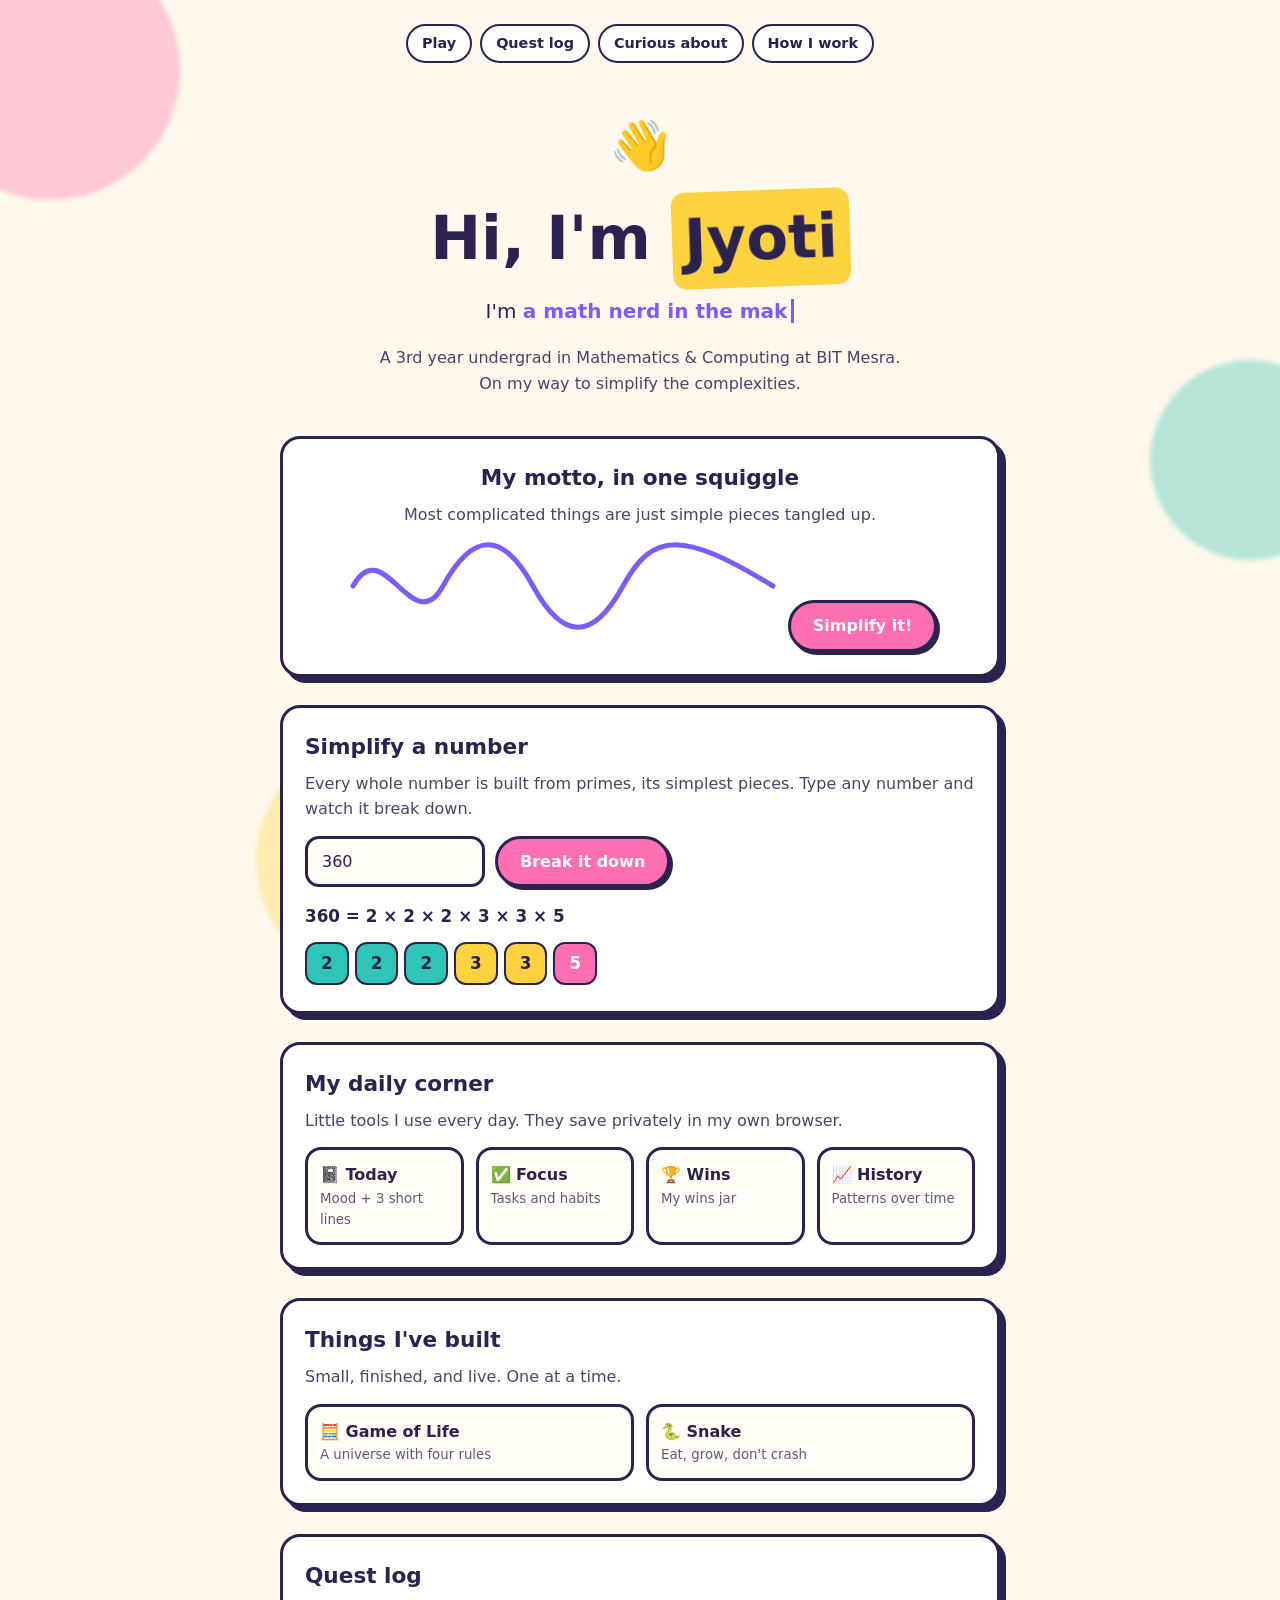
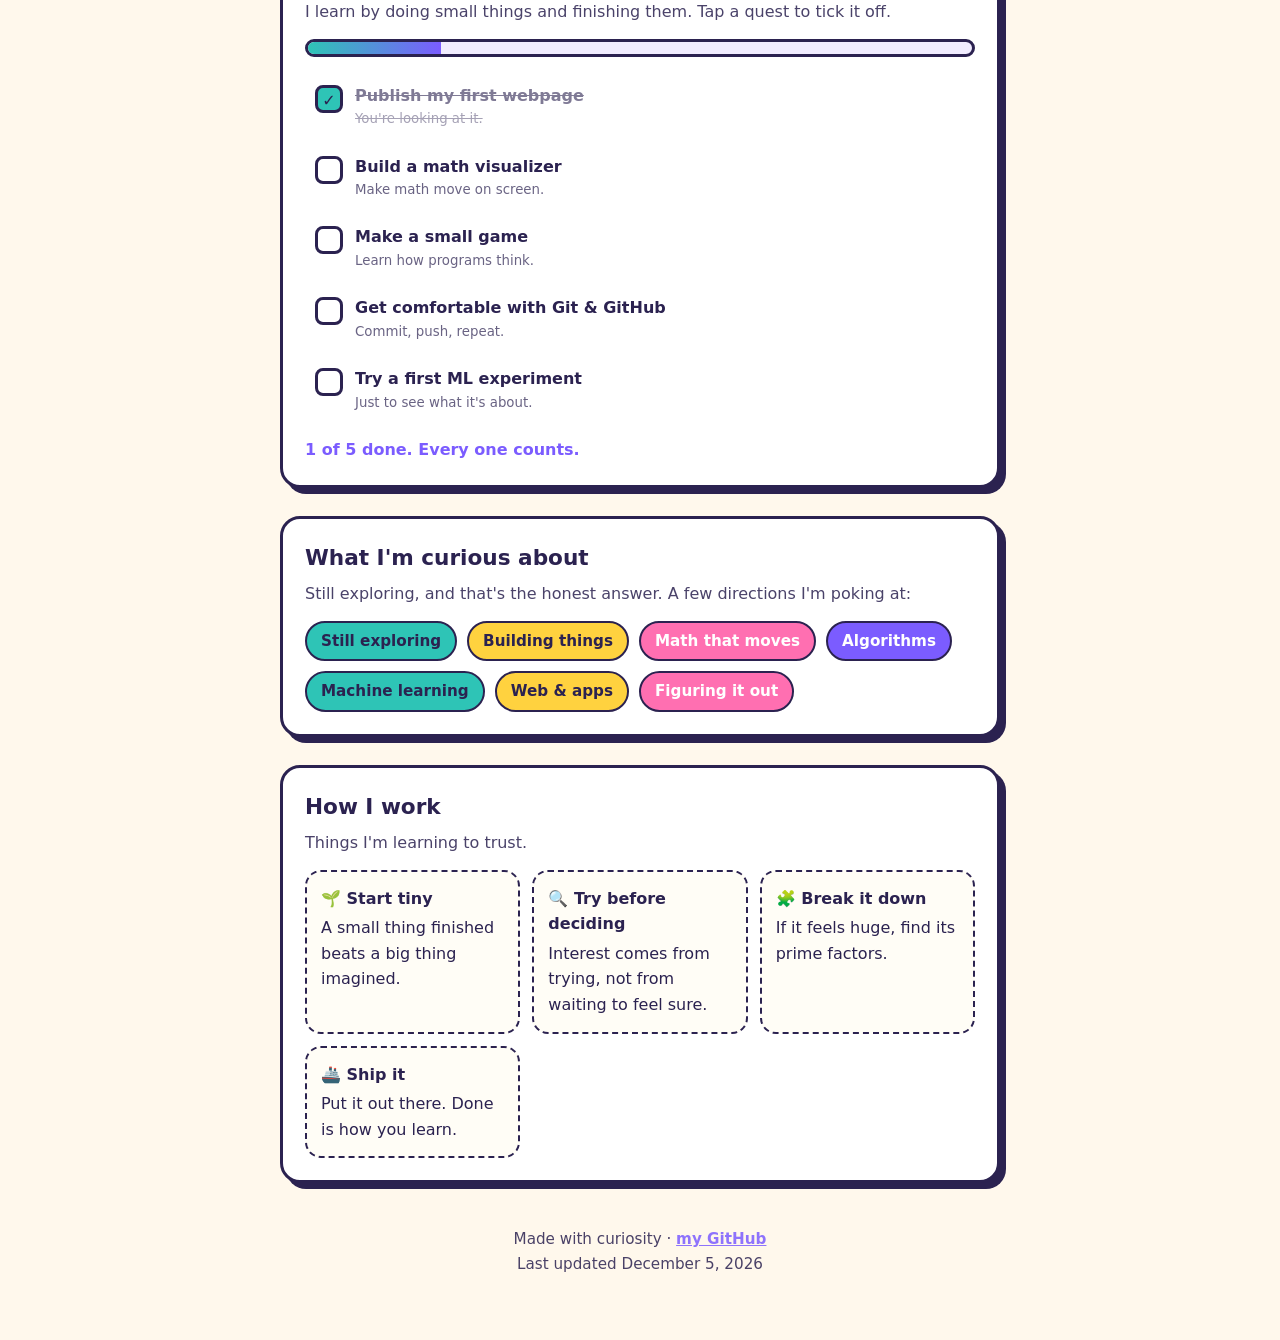
<file: index.html>
<!doctype html>
<html lang="en">
<head>
<meta charset="utf-8">
<meta name="viewport" content="width=device-width, initial-scale=1">
<meta name="description" content="Jyoti: Mathematics & Computing student at BIT Mesra, on a mission to simplify the complexities.">
<title>Jyoti</title>
<style>
  :root {
    --bg: #fff8ec;
    --ink: #2b2250;
    --pink: #ff6fb1;
    --yellow: #ffd23f;
    --teal: #2ec4b6;
    --purple: #7b5cff;
    --card: #ffffff;
  }
  * { box-sizing: border-box; }
  html { scroll-behavior: smooth; }
  body {
    margin: 0;
    font-family: "Trebuchet MS", "Segoe UI", system-ui, sans-serif;
    background: var(--bg);
    color: var(--ink);
    line-height: 1.6;
    overflow-x: hidden;
  }

  /* floating background blobs */
  .blob { position: fixed; border-radius: 50%; filter: blur(2px); opacity: .35; z-index: -1; animation: float 14s ease-in-out infinite; }
  .b1 { width: 260px; height: 260px; background: var(--pink); top: -60px; left: -80px; }
  .b2 { width: 200px; height: 200px; background: var(--teal); top: 40%; right: -70px; animation-delay: -4s; }
  .b3 { width: 240px; height: 240px; background: var(--yellow); bottom: -80px; left: 20%; animation-delay: -8s; }
  @keyframes float { 0%,100% { transform: translate(0,0) } 50% { transform: translate(24px,-30px) } }

  .wrap { max-width: 760px; margin: 0 auto; padding: 24px 20px 64px; }

  nav { display: flex; justify-content: center; flex-wrap: wrap; gap: 8px; margin-bottom: 8px; }
  nav a {
    color: var(--ink); text-decoration: none; font-weight: bold; font-size: .9rem;
    padding: 6px 14px; border: 2px solid var(--ink); border-radius: 999px; background: #fff;
    transition: transform .15s, background .15s;
  }
  nav a:hover { background: var(--yellow); transform: translateY(-2px) rotate(-2deg); }

  .hero { text-align: center; padding: 36px 0 12px; }
  .wave { display: inline-block; font-size: 3rem; animation: wave 2.2s ease-in-out infinite; transform-origin: 70% 70%; }
  @keyframes wave {
    0%,60%,100% { transform: rotate(0) } 10%,30% { transform: rotate(16deg) }
    20%,40% { transform: rotate(-10deg) } 50% { transform: rotate(8deg) }
  }
  h1 { font-size: clamp(2.4rem, 8vw, 3.8rem); margin: 6px 0; }
  h1 span { background: var(--yellow); padding: 0 12px; border-radius: 14px; display: inline-block; transform: rotate(-2deg); }
  .sub { font-size: 1.25rem; min-height: 2em; margin: 8px 0 0; }
  .typed { color: var(--purple); font-weight: bold; border-right: 3px solid var(--purple); padding-right: 4px; }
  .tagline { max-width: 540px; margin: 10px auto 0; opacity: .85; }

  .card {
    background: var(--card);
    border: 3px solid var(--ink);
    border-radius: 20px;
    padding: 22px;
    margin-top: 28px;
    box-shadow: 6px 6px 0 var(--ink);
    opacity: 0; transform: translateY(24px);
    transition: opacity .6s ease, transform .6s ease;
  }
  .card.show { opacity: 1; transform: none; }
  .card h2 { margin: 0 0 6px; font-size: 1.35rem; }
  .card p.lead { margin: 0 0 14px; opacity: .85; }

  button {
    font: inherit; font-weight: bold; cursor: pointer;
    background: var(--pink); color: #fff;
    border: 3px solid var(--ink); border-radius: 999px;
    padding: 10px 22px; box-shadow: 3px 3px 0 var(--ink);
  }
  button:active { transform: translate(2px,2px); box-shadow: 1px 1px 0 var(--ink); }

  /* squiggle toy */
  .toy { text-align: center; }
  .toy svg { width: 100%; max-width: 440px; height: 90px; }
  #path { fill: none; stroke: var(--purple); stroke-width: 5; stroke-linecap: round; }
  .hint { font-size: .9rem; opacity: .75; margin: 8px 0 0; }

  /* factor tool */
  .row { display: flex; gap: 10px; flex-wrap: wrap; }
  input[type=number] {
    font: inherit; padding: 10px 14px; border: 3px solid var(--ink); border-radius: 14px;
    width: 180px; background: #fffdf6; color: var(--ink);
  }
  #out { margin-top: 16px; min-height: 52px; font-size: 1.05rem; }
  .eq { font-weight: bold; margin-bottom: 8px; }
  .prime {
    display: inline-block; margin: 4px 6px 4px 0; padding: 6px 14px; border-radius: 12px;
    border: 2px solid var(--ink); font-weight: bold; animation: pop .35s ease both;
  }
  @keyframes pop { from { transform: scale(.3) rotate(-12deg); opacity: 0 } to { transform: none; opacity: 1 } }

  /* daily corner */
  .daily { display: grid; gap: 12px; grid-template-columns: repeat(auto-fit, minmax(150px, 1fr)); }
  .daily a {
    display: block; text-decoration: none; color: var(--ink); border: 3px solid var(--ink);
    border-radius: 16px; padding: 12px; font-weight: bold; background: #fffdf6;
    transition: transform .15s, background .15s;
  }
  .daily a:hover { background: var(--yellow); transform: translateY(-3px) rotate(-1deg); }
  .daily small { display: block; font-weight: normal; opacity: .75; }

  /* quest log */
  .bar { height: 18px; border: 3px solid var(--ink); border-radius: 999px; background: #f1ecff; overflow: hidden; margin: 6px 0 14px; }
  .fill { height: 100%; width: 0; background: linear-gradient(90deg, var(--teal), var(--purple)); transition: width .5s ease; }
  .quest { list-style: none; margin: 0; padding: 0; }
  .quest li {
    display: flex; gap: 12px; align-items: flex-start; padding: 12px 10px; cursor: pointer;
    border-radius: 14px; transition: background .2s;
  }
  .quest li:hover { background: #fff3cf; }
  .box {
    flex: none; width: 28px; height: 28px; border: 3px solid var(--ink); border-radius: 8px;
    display: grid; place-items: center; font-weight: bold; background: #fff; margin-top: 2px;
  }
  .quest li.done .box { background: var(--teal); }
  .quest li.done .box::after { content: "✓"; }
  .quest li.done .t { text-decoration: line-through; opacity: .6; }
  .t small { display: block; opacity: .7; }
  #msg { margin: 12px 0 0; font-weight: bold; color: var(--purple); min-height: 1.5em; }

  /* chips + idea cards */
  .chips { display: flex; flex-wrap: wrap; gap: 10px; }
  .chip { padding: 6px 14px; border-radius: 999px; border: 2px solid var(--ink); font-weight: bold; font-size: .95rem; transition: transform .15s; }
  .chip:hover { transform: rotate(-4deg) scale(1.06); }
  .chip:nth-child(4n+1) { background: var(--teal); }
  .chip:nth-child(4n+2) { background: var(--yellow); }
  .chip:nth-child(4n+3) { background: var(--pink); color: #fff; }
  .chip:nth-child(4n+4) { background: var(--purple); color: #fff; }

  .principles { display: grid; gap: 12px; grid-template-columns: repeat(auto-fit, minmax(200px, 1fr)); }
  .pr { border: 2px dashed var(--ink); border-radius: 16px; padding: 14px; background: #fffdf6; }
  .pr b { display: block; margin-bottom: 4px; }

  .spark { position: fixed; pointer-events: none; font-size: 1.4rem; animation: rise 1.1s ease-out forwards; z-index: 10; }
  @keyframes rise { from { opacity: 1; transform: translateY(0) scale(.6) } to { opacity: 0; transform: translateY(-110px) scale(1.4) rotate(25deg) } }

  footer { text-align: center; margin-top: 44px; font-size: .95rem; opacity: .85; }
  footer a { color: var(--purple); font-weight: bold; }

  @media (prefers-reduced-motion: reduce) {
    * { animation: none !important; transition: none !important; }
    .card { opacity: 1; transform: none; }
  }
</style>
</head>
<body>
<div class="blob b1"></div><div class="blob b2"></div><div class="blob b3"></div>

<div class="wrap">

  <nav>
    <a href="#play">Play</a>
    <a href="#quests">Quest log</a>
    <a href="#curious">Curious about</a>
    <a href="#how">How I work</a>
  </nav>

  <header class="hero">
    <div class="wave">👋</div>
    <h1>Hi, I'm <span>Jyoti</span></h1>
    <p class="sub">I'm <span class="typed" id="typed"></span></p>
    <p class="tagline">
      A 3rd year undergrad in Mathematics &amp; Computing at BIT Mesra.
      On my way to simplify the complexities.
    </p>
  </header>

  <section class="card toy" id="play">
    <h2>My motto, in one squiggle</h2>
    <p class="lead">Most complicated things are just simple pieces tangled up.</p>
    <svg viewBox="0 0 440 90" aria-label="A squiggly line that straightens out">
      <path id="path" d="M10 45 C 40 -10, 70 100, 100 45 S 160 -10, 190 45 S 250 100, 280 45 S 340 -10, 430 45"/>
    </svg>
    <button id="toggle" type="button">Simplify it!</button>
  </section>

  <section class="card">
    <h2>Simplify a number</h2>
    <p class="lead">Every whole number is built from primes, its simplest pieces. Type any number and watch it break down.</p>
    <div class="row">
      <input type="number" id="num" min="2" max="999999999999" value="360" aria-label="Number to factor">
      <button id="go" type="button">Break it down</button>
    </div>
    <div id="out" aria-live="polite"></div>
  </section>

  <section class="card" id="daily">
    <h2>My daily corner</h2>
    <p class="lead">Little tools I use every day. They save privately in my own browser.</p>
    <div class="daily">
      <a href="today.html">📓 Today<small>Mood + 3 short lines</small></a>
      <a href="tasks.html">✅ Focus<small>Tasks and habits</small></a>
      <a href="wins.html">🏆 Wins<small>My wins jar</small></a>
      <a href="history.html">📈 History<small>Patterns over time</small></a>
    </div>
  </section>

  <section class="card" id="built">
    <h2>Things I've built</h2>
    <p class="lead">Small, finished, and live. One at a time.</p>
    <div class="daily">
      <a href="visualizer.html">🧮 Game of Life<small>A universe with four rules</small></a>
      <a href="snake.html">🐍 Snake<small>Eat, grow, don't crash</small></a>
    </div>
  </section>

  <section class="card" id="quests">
    <h2>Quest log</h2>
    <p class="lead">I learn by doing small things and finishing them. Tap a quest to tick it off.</p>
    <div class="bar"><div class="fill" id="fill"></div></div>
    <ul class="quest" id="quest">
      <li data-k="page"><span class="box"></span><span class="t"><b>Publish my first webpage</b><small>You're looking at it.</small></span></li>
      <li data-k="viz"><span class="box"></span><span class="t"><b>Build a math visualizer</b><small>Make math move on screen.</small></span></li>
      <li data-k="game"><span class="box"></span><span class="t"><b>Make a small game</b><small>Learn how programs think.</small></span></li>
      <li data-k="git"><span class="box"></span><span class="t"><b>Get comfortable with Git &amp; GitHub</b><small>Commit, push, repeat.</small></span></li>
      <li data-k="ai"><span class="box"></span><span class="t"><b>Try a first ML experiment</b><small>Just to see what it's about.</small></span></li>
    </ul>
    <p id="msg"></p>
  </section>

  <section class="card" id="curious">
    <h2>What I'm curious about</h2>
    <p class="lead">Still exploring, and that's the honest answer. A few directions I'm poking at:</p>
    <div class="chips">
      <span class="chip">Still exploring</span>
      <span class="chip">Building things</span>
      <span class="chip">Math that moves</span>
      <span class="chip">Algorithms</span>
      <span class="chip">Machine learning</span>
      <span class="chip">Web &amp; apps</span>
      <span class="chip">Figuring it out</span>
    </div>
  </section>

  <section class="card" id="how">
    <h2>How I work</h2>
    <p class="lead">Things I'm learning to trust.</p>
    <div class="principles">
      <div class="pr"><b>🌱 Start tiny</b>A small thing finished beats a big thing imagined.</div>
      <div class="pr"><b>🔍 Try before deciding</b>Interest comes from trying, not from waiting to feel sure.</div>
      <div class="pr"><b>🧩 Break it down</b>If it feels huge, find its prime factors.</div>
      <div class="pr"><b>🚢 Ship it</b>Put it out there. Done is how you learn.</div>
    </div>
  </section>

  <footer>
    Made with curiosity · <a href="https://github.com/jyotijha2713">my GitHub</a><br>
    <span id="stamp"></span>
  </footer>
</div>

<script>
(function () {
  // typewriter
  var phrases = ["a math nerd in the making", "learning to build things", "turning confusion into clarity", "still exploring, and loving it"];
  var el = document.getElementById("typed"), p = 0, c = 0, del = false;
  function tick() {
    var s = phrases[p];
    el.textContent = s.slice(0, c);
    if (!del && c < s.length) { c++; setTimeout(tick, 70); }
    else if (!del) { del = true; setTimeout(tick, 1400); }
    else if (c > 0) { c--; setTimeout(tick, 35); }
    else { del = false; p = (p + 1) % phrases.length; setTimeout(tick, 300); }
  }
  tick();

  // sparkles
  function spark(x, y, n) {
    var set = ["✨","⭐","🎉","💜","🌟"];
    for (var i = 0; i < (n || 6); i++) {
      var s = document.createElement("span");
      s.className = "spark";
      s.textContent = set[Math.floor(Math.random() * set.length)];
      s.style.left = (x + (Math.random() * 80 - 40)) + "px";
      s.style.top = (y + (Math.random() * 30 - 15)) + "px";
      document.body.appendChild(s);
      setTimeout(function (e) { return function () { e.remove(); }; }(s), 1200);
    }
  }

  // squiggle
  var messy = "M10 45 C 40 -10, 70 100, 100 45 S 160 -10, 190 45 S 250 100, 280 45 S 340 -10, 430 45";
  var simple = "M10 45 C 40 45, 70 45, 100 45 S 160 45, 190 45 S 250 45, 280 45 S 340 45, 430 45";
  var path = document.getElementById("path"), btn = document.getElementById("toggle"), straight = false;
  var anim = null;
  function parse(d) { return d.match(/-?\d+/g).map(Number); }
  var A = parse(messy), B = parse(simple);
  function morph(from, to) {
    var t0 = null;
    function step(t) {
      if (t0 === null) t0 = t;
      var k = Math.min((t - t0) / 900, 1), e = k < .5 ? 2 * k * k : 1 - Math.pow(-2 * k + 2, 2) / 2;
      var v = from.map(function (a, i) { return a + (to[i] - a) * e; });
      path.setAttribute("d",
        "M" + v[0] + " " + v[1] +
        " C " + v[2] + " " + v[3] + ", " + v[4] + " " + v[5] + ", " + v[6] + " " + v[7] +
        " S " + v[8] + " " + v[9] + ", " + v[10] + " " + v[11] +
        " S " + v[12] + " " + v[13] + ", " + v[14] + " " + v[15] +
        " S " + v[16] + " " + v[17] + ", " + v[18] + " " + v[19]);
      if (k < 1) anim = requestAnimationFrame(step);
    }
    cancelAnimationFrame(anim); anim = requestAnimationFrame(step);
  }
  btn.addEventListener("click", function (ev) {
    straight = !straight;
    morph(straight ? A : B, straight ? B : A);
    btn.textContent = straight ? "Make it messy again" : "Simplify it!";
    if (straight) spark(ev.clientX, ev.clientY, 5);
  });

  // prime factors
  var colors = ["#2ec4b6", "#ffd23f", "#ff6fb1", "#7b5cff"], num = document.getElementById("num"), out = document.getElementById("out");
  function factor(n) {
    var f = [];
    for (var d = 2; d * d <= n; d++) { while (n % d === 0) { f.push(d); n = n / d; } }
    if (n > 1) f.push(n);
    return f;
  }
  function run(ev) {
    var n = Math.floor(Number(num.value));
    if (!n || n < 2) { out.textContent = "Pick a whole number that's 2 or bigger."; return; }
    if (n > 999999999999) { out.textContent = "That's too big for my little page. Try something under a trillion."; return; }
    var f = factor(n);
    if (f.length === 1) {
      out.innerHTML = '<div class="eq">' + n.toLocaleString() + ' is already as simple as it gets. It\'s prime! 🎯</div>';
    } else {
      var html = '<div class="eq">' + n.toLocaleString() + ' = ' + f.join(" × ") + '</div>';
      var seen = {}, idx = 0;
      f.forEach(function (x, i) {
        if (!(x in seen)) { seen[x] = colors[idx++ % colors.length]; }
        var fg = (seen[x] === "#7b5cff" || seen[x] === "#ff6fb1") ? "#fff" : "#2b2250";
        html += '<span class="prime" style="background:' + seen[x] + ';color:' + fg + ';animation-delay:' + (i * 0.08) + 's">' + x + '</span>';
      });
      out.innerHTML = html;
    }
    if (ev && ev.clientX !== undefined) spark(ev.clientX, ev.clientY, 4);
  }
  document.getElementById("go").addEventListener("click", run);
  num.addEventListener("keydown", function (e) { if (e.key === "Enter") run(); });
  run();

  // quest log
  var items = document.querySelectorAll("#quest li"), fill = document.getElementById("fill"), msg = document.getElementById("msg");
  var state = { page: true };
  try { var saved = JSON.parse(localStorage.getItem("jyoti-quests") || "null"); if (saved) state = saved; } catch (e) {}
  state.page = true;
  function render() {
    var done = 0;
    items.forEach(function (li) {
      var on = !!state[li.getAttribute("data-k")];
      li.classList.toggle("done", on);
      if (on) done++;
    });
    fill.style.width = (done / items.length * 100) + "%";
    msg.textContent = done === items.length ? "All quests complete. Time to dream up new ones! 🚀"
      : done + " of " + items.length + " done. Every one counts.";
    try { localStorage.setItem("jyoti-quests", JSON.stringify(state)); } catch (e) {}
  }
  items.forEach(function (li) {
    li.addEventListener("click", function (ev) {
      var k = li.getAttribute("data-k");
      if (k === "page") return;
      state[k] = !state[k];
      if (state[k]) spark(ev.clientX, ev.clientY, 7);
      render();
    });
  });
  render();

  // reveal on scroll
  var cards = document.querySelectorAll(".card");
  if ("IntersectionObserver" in window) {
    var io = new IntersectionObserver(function (es) {
      es.forEach(function (e) { if (e.isIntersecting) { e.target.classList.add("show"); io.unobserve(e.target); } });
    }, { threshold: .12 });
    cards.forEach(function (c) { io.observe(c); });
  } else { cards.forEach(function (c) { c.classList.add("show"); }); }

  document.getElementById("stamp").textContent = "Last updated " + new Date(document.lastModified).toLocaleDateString(undefined, { year: "numeric", month: "long", day: "numeric" });
})();
</script>
</body>
</html>
</file>
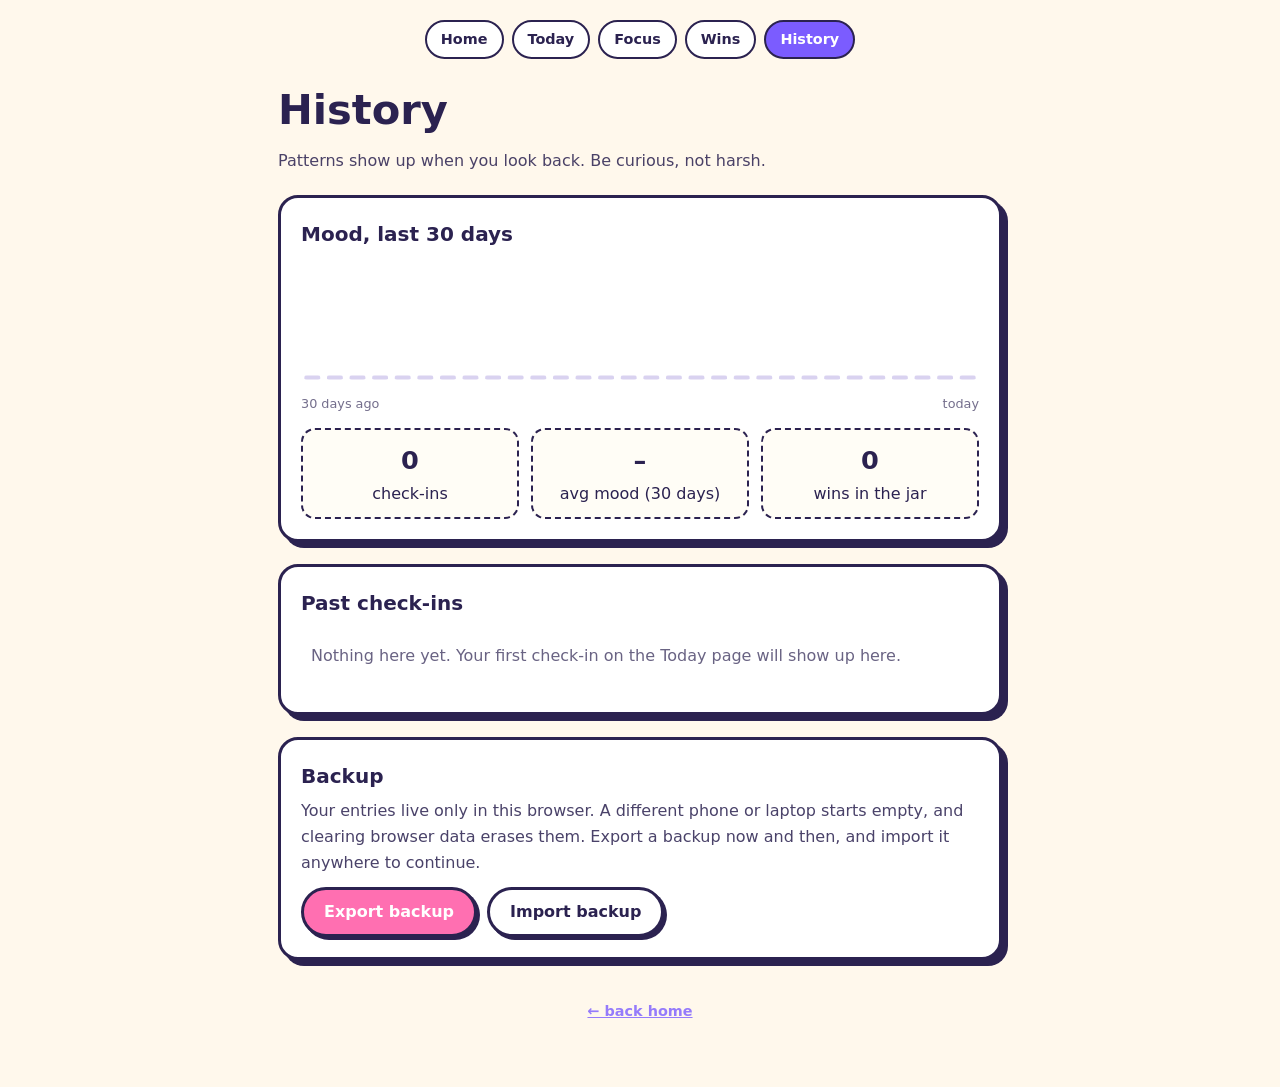
<file: history.html>
<!doctype html>
<html lang="en">
<head>
<meta charset="utf-8">
<meta name="viewport" content="width=device-width, initial-scale=1">
<meta name="robots" content="noindex">
<title>History · Jyoti</title>
<link rel="stylesheet" href="style.css">
</head>
<body>
<div class="wrap">
  <div id="nav"></div>
  <h1 class="page">History</h1>
  <p class="intro">Patterns show up when you look back. Be curious, not harsh.</p>

  <section class="card">
    <h2>Mood, last 30 days</h2>
    <svg id="chart" class="chart" viewBox="0 0 300 100" preserveAspectRatio="none" role="img" aria-label="Mood over the last 30 days"></svg>
    <div class="axis"><span>30 days ago</span><span>today</span></div>
    <div class="stats" style="margin-top:14px" id="stats"></div>
  </section>

  <section class="card">
    <h2>Past check-ins</h2>
    <div id="entries"></div>
  </section>

  <section class="card">
    <h2>Backup</h2>
    <p class="lead">Your entries live only in this browser. A different phone or laptop starts empty, and clearing browser data erases them. Export a backup now and then, and import it anywhere to continue.</p>
    <div class="row">
      <button id="export" type="button">Export backup</button>
      <button id="import" type="button" class="alt">Import backup</button>
      <input type="file" id="file" accept=".json,application/json" hidden>
    </div>
  </section>

  <footer><a href="index.html">← back home</a></footer>
</div>

<script src="app.js"></script>
<script>
(function () {
  J.nav("history");
  var $ = function (id) { return document.getElementById(id); };
  var key = J.today();
  var entries = J.load("entries", {});
  var wins = J.load("wins", []);

  // chart
  var svg = "", sum = 0, cnt = 0;
  for (var j = 0; j < 30; j++) {
    var d = J.shift(key, j - 29);
    var m = entries[d] ? entries[d].mood : 0;
    var x = j * 10 + 1.5;
    if (m) {
      var h = m * 17, c = J.moods[m].c;
      sum += m; cnt++;
      svg += '<rect x="' + x + '" y="' + (95 - h) + '" width="7" height="' + h + '" rx="2" fill="' + c + '" stroke="#2b2250" stroke-width="1"><title>' + J.pretty(d) + ": " + J.moods[m].l + "</title></rect>";
    } else {
      svg += '<rect x="' + x + '" y="92" width="7" height="3" rx="1" fill="#d9d2f0"><title>' + J.pretty(d) + ": no entry</title></rect>";
    }
  }
  $("chart").innerHTML = svg;

  var total = Object.keys(entries).length;
  $("stats").innerHTML =
    '<div class="stat"><b>' + total + '</b>check-ins</div>' +
    '<div class="stat"><b>' + (cnt ? (sum / cnt).toFixed(1) + " / 5" : "–") + '</b>avg mood (30 days)</div>' +
    '<div class="stat"><b>' + wins.length + '</b>wins in the jar</div>';

  // entries
  var keys = Object.keys(entries).sort().reverse();
  var box = $("entries");
  if (!keys.length) {
    box.innerHTML = '<p class="empty">Nothing here yet. Your first check-in on the Today page will show up here.</p>';
  } else {
    box.innerHTML = keys.map(function (k) {
      var e = entries[k], mo = e.mood ? J.moods[e.mood] : null;
      var parts = "";
      if (e.did) parts += "<p><b>What I did</b>" + J.esc(e.did) + "</p>";
      if (e.noticed) parts += "<p><b>Noticed about my mood</b>" + J.esc(e.noticed) + "</p>";
      if (e.tomorrow) parts += "<p><b>Small thing for tomorrow</b>" + J.esc(e.tomorrow) + "</p>";
      return "<details><summary>" + (mo ? mo.e + " " : "") + J.esc(J.pretty(k)) + "</summary>" + (parts || "<p class='note'>Only a mood was logged.</p>") + "</details>";
    }).join("");
  }

  // backup
  $("export").addEventListener("click", function () {
    var data = {
      entries: J.load("entries", {}),
      tasks: J.load("tasks", {}),
      habits: J.load("habits", null),
      wins: J.load("wins", [])
    };
    var blob = new Blob([JSON.stringify(data, null, 2)], { type: "application/json" });
    var a = document.createElement("a");
    a.href = URL.createObjectURL(blob);
    a.download = "jyoti-backup-" + J.today() + ".json";
    document.body.appendChild(a); a.click(); a.remove();
  });
  $("import").addEventListener("click", function () { $("file").click(); });
  $("file").addEventListener("change", function () {
    var f = this.files[0];
    if (!f) return;
    var r = new FileReader();
    r.onload = function () {
      try {
        var data = JSON.parse(r.result);
        if (!data || typeof data !== "object") throw new Error("bad");
        if (!confirm("This will replace what's saved in this browser with the backup. Continue?")) return;
        ["entries", "tasks", "habits", "wins"].forEach(function (k) { if (data[k] != null) J.save(k, data[k]); });
        location.reload();
      } catch (e) { alert("That doesn't look like a valid backup file."); }
    };
    r.readAsText(f);
  });
})();
</script>
</body>
</html>
</file>
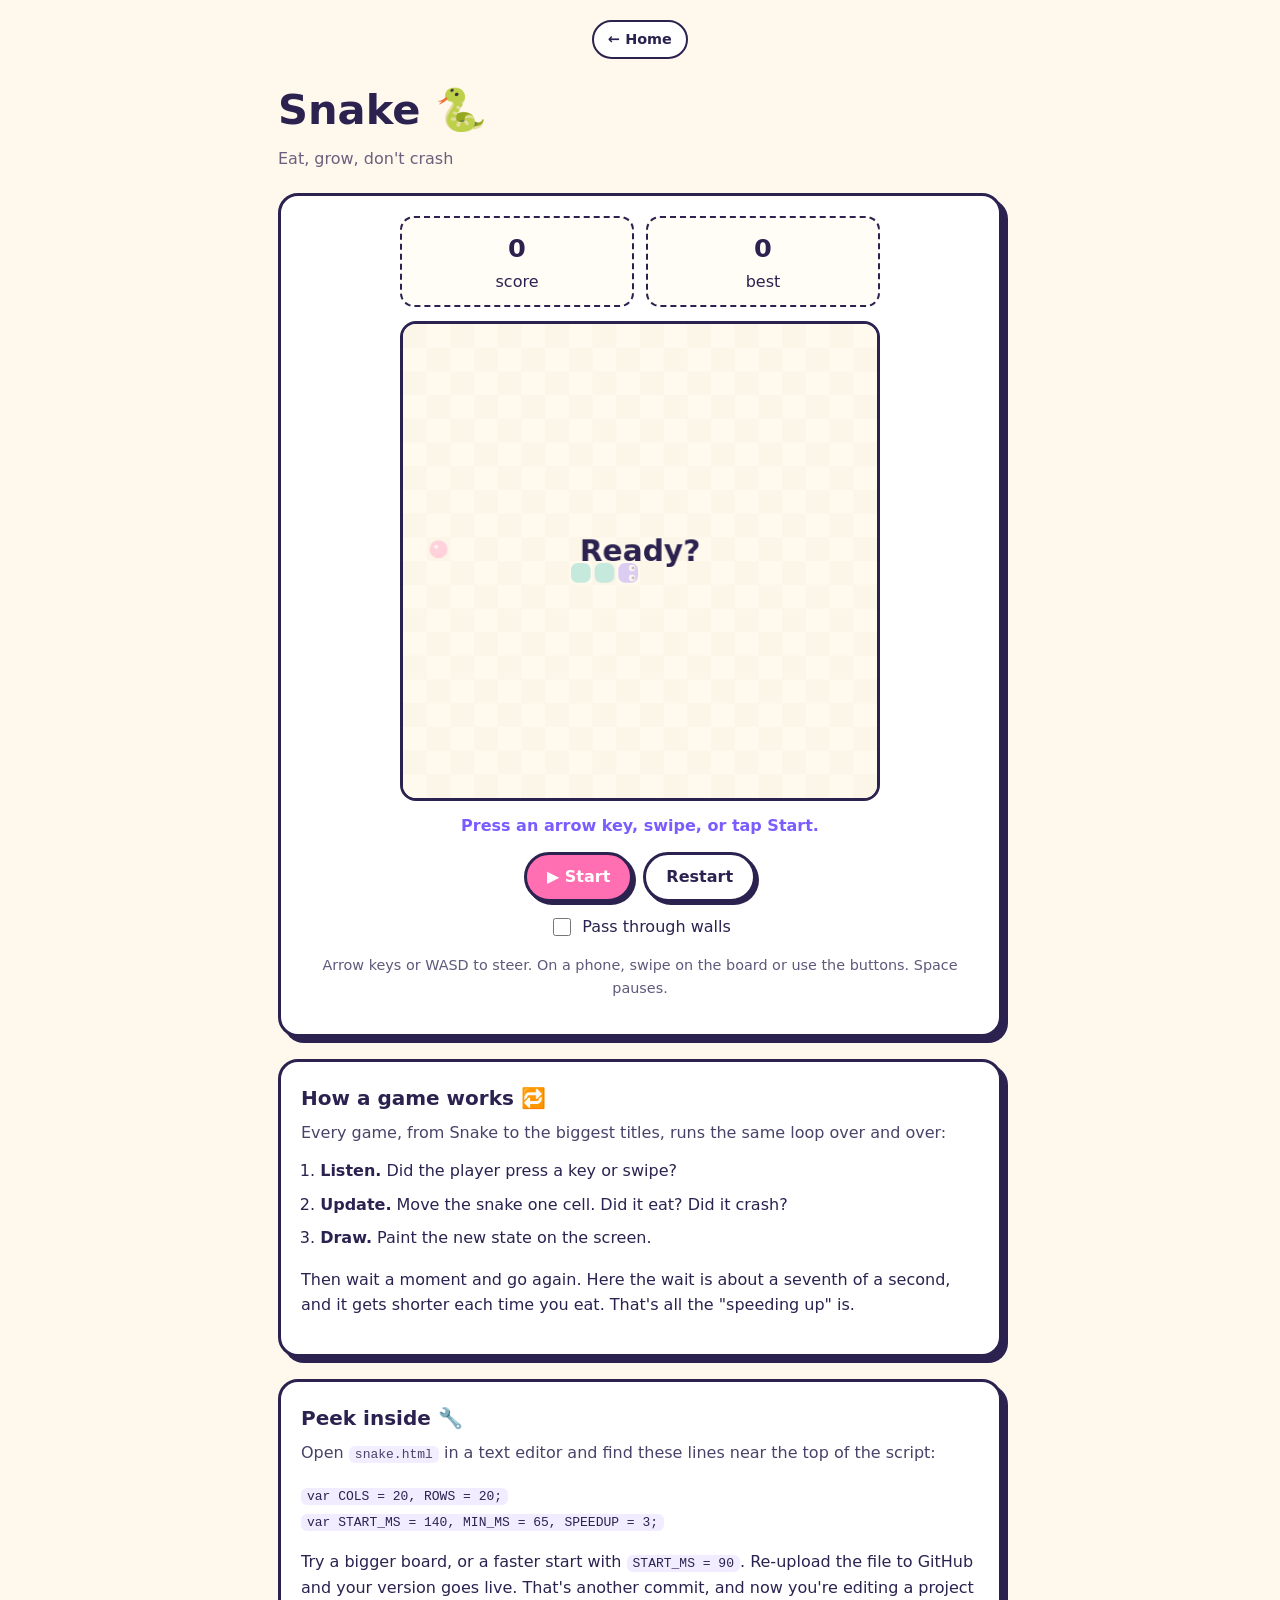
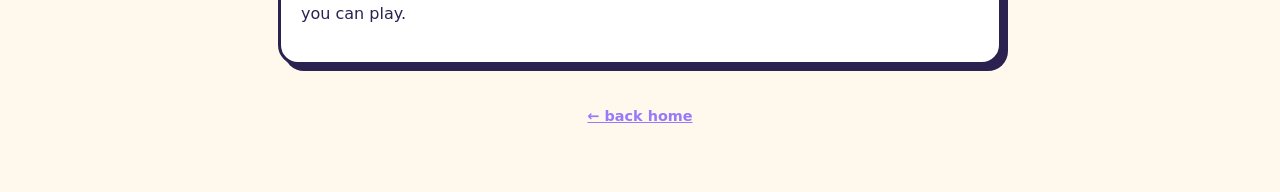
<file: snake.html>
<!doctype html>
<html lang="en">
<head>
<meta charset="utf-8">
<meta name="viewport" content="width=device-width, initial-scale=1">
<meta name="description" content="A small Snake game. Eat, grow, and try not to crash.">
<title>Snake · Jyoti</title>
<link rel="stylesheet" href="style.css">
<style>
  .board { max-width: 480px; margin: 0 auto; }
  canvas#game {
    width: 100%; height: auto; display: block; background: #fffdf6;
    border: 3px solid var(--ink); border-radius: 16px; touch-action: none;
  }
  .hud { display: flex; gap: 12px; flex-wrap: wrap; max-width: 480px; margin: 0 auto 14px; }
  .controls { display: flex; flex-wrap: wrap; gap: 10px; align-items: center; justify-content: center; margin-top: 14px; }
  .opt { display: flex; align-items: center; gap: 8px; justify-content: center; margin-top: 12px; font-weight: normal; }
  input[type=checkbox] { accent-color: var(--purple); width: 18px; height: 18px; }
  #status { text-align: center; min-height: 1.6em; margin: 12px 0 0; font-weight: bold; color: var(--purple); }
  .dpad { display: none; grid-template-columns: repeat(3, 64px); grid-template-rows: repeat(2, 56px); gap: 8px; justify-content: center; margin-top: 14px; }
  .dpad button { padding: 0; font-size: 1.4rem; background: #fff; color: var(--ink); }
  .dpad .up { grid-column: 2; grid-row: 1; }
  .dpad .left { grid-column: 1; grid-row: 2; }
  .dpad .down { grid-column: 2; grid-row: 2; }
  .dpad .right { grid-column: 3; grid-row: 2; }
  @media (pointer: coarse), (max-width: 700px) { .dpad { display: grid; } }
  ol.rules { padding-left: 1.2rem; margin: 6px 0 0; }
  ol.rules li { margin: 8px 0; }
  code { background: #f1ecff; padding: 1px 6px; border-radius: 6px; }
</style>
</head>
<body>
<div class="wrap">
  <nav><a href="index.html">← Home</a></nav>
  <h1 class="page">Snake 🐍 <small>Eat, grow, don't crash</small></h1>

  <section class="card">
    <div class="hud">
      <div class="stat"><b id="score">0</b>score</div>
      <div class="stat"><b id="best">0</b>best</div>
    </div>

    <div class="board">
      <canvas id="game" aria-label="Snake game board"></canvas>
    </div>

    <p id="status" aria-live="polite"></p>

    <div class="dpad" aria-label="Direction buttons">
      <button type="button" class="up" data-d="up" aria-label="Up">▲</button>
      <button type="button" class="left" data-d="left" aria-label="Left">◀</button>
      <button type="button" class="down" data-d="down" aria-label="Down">▼</button>
      <button type="button" class="right" data-d="right" aria-label="Right">▶</button>
    </div>

    <div class="controls">
      <button id="start" type="button">▶ Start</button>
      <button id="restart" type="button" class="alt">Restart</button>
    </div>
    <label class="opt"><input type="checkbox" id="wrap"> Pass through walls</label>
    <p class="note" style="text-align:center">Arrow keys or WASD to steer. On a phone, swipe on the board or use the buttons. Space pauses.</p>
  </section>

  <section class="card">
    <h2>How a game works 🔁</h2>
    <p class="lead">Every game, from Snake to the biggest titles, runs the same loop over and over:</p>
    <ol class="rules">
      <li><b>Listen.</b> Did the player press a key or swipe?</li>
      <li><b>Update.</b> Move the snake one cell. Did it eat? Did it crash?</li>
      <li><b>Draw.</b> Paint the new state on the screen.</li>
    </ol>
    <p>Then wait a moment and go again. Here the wait is about a seventh of a second, and it gets shorter each time you eat. That's all the "speeding up" is.</p>
  </section>

  <section class="card">
    <h2>Peek inside 🔧</h2>
    <p class="lead">Open <code>snake.html</code> in a text editor and find these lines near the top of the script:</p>
    <p><code>var COLS = 20, ROWS = 20;</code><br><code>var START_MS = 140, MIN_MS = 65, SPEEDUP = 3;</code></p>
    <p>Try a bigger board, or a faster start with <code>START_MS = 90</code>. Re-upload the file to GitHub and your version goes live. That's another commit, and now you're editing a project you can play.</p>
  </section>

  <footer><a href="index.html">← back home</a></footer>
</div>

<script>
(function () {
  // Settings you can change.
  var COLS = 20, ROWS = 20, CELL = 24;
  var START_MS = 140, MIN_MS = 65, SPEEDUP = 3;

  var $ = function (id) { return document.getElementById(id); };
  var cv = $("game"), ctx = cv.getContext("2d");
  cv.width = COLS * CELL;
  cv.height = ROWS * CELL;

  var snake, dir, queue, food, score, ms, state, timer, wrap = false, best = 0;
  // state is one of: "ready", "running", "paused", "over"

  try { best = parseInt(localStorage.getItem("jyoti-snake-best"), 10) || 0; } catch (e) {}

  function setStatus(t) { $("status").textContent = t; }

  function reset() {
    clearTimeout(timer);
    var cy = Math.floor(ROWS / 2), cx = Math.floor(COLS / 2);
    snake = [{ x: cx - 1, y: cy }, { x: cx - 2, y: cy }, { x: cx - 3, y: cy }];
    dir = { x: 1, y: 0 };
    queue = [];
    score = 0;
    ms = START_MS;
    state = "ready";
    placeFood();
    setStatus("Press an arrow key, swipe, or tap Start.");
    refresh();
  }

  function placeFood() {
    var free = [];
    for (var y = 0; y < ROWS; y++) {
      for (var x = 0; x < COLS; x++) {
        var taken = false;
        for (var i = 0; i < snake.length; i++) if (snake[i].x === x && snake[i].y === y) { taken = true; break; }
        if (!taken) free.push({ x: x, y: y });
      }
    }
    if (!free.length) return false;
    food = free[Math.floor(Math.random() * free.length)];
    return true;
  }

  function finish(msg) {
    state = "over";
    clearTimeout(timer);
    if (score > best) {
      best = score;
      try { localStorage.setItem("jyoti-snake-best", String(best)); } catch (e) {}
    }
    setStatus(msg + " Score " + score + ". Press Space to play again.");
    refresh();
  }

  // One step of the game: move the snake and apply the rules.
  function tick() {
    if (queue.length) dir = queue.shift();
    var head = { x: snake[0].x + dir.x, y: snake[0].y + dir.y };
    if (wrap) {
      head.x = (head.x + COLS) % COLS;
      head.y = (head.y + ROWS) % ROWS;
    } else if (head.x < 0 || head.y < 0 || head.x >= COLS || head.y >= ROWS) {
      return finish("You hit the wall.");
    }
    var eating = head.x === food.x && head.y === food.y;
    // The tail moves away this turn, so it's safe to step into its cell (unless eating).
    var body = eating ? snake : snake.slice(0, -1);
    for (var i = 0; i < body.length; i++) {
      if (body[i].x === head.x && body[i].y === head.y) return finish("You ran into yourself.");
    }
    snake.unshift(head);
    if (eating) {
      score++;
      ms = Math.max(MIN_MS, ms - SPEEDUP);
      if (!placeFood()) return finish("You filled the whole board. Amazing!");
      if (score > best) { best = score; try { localStorage.setItem("jyoti-snake-best", String(best)); } catch (e) {} }
    } else {
      snake.pop();
    }
    refresh();
  }

  function loop() {
    if (state !== "running") return;
    tick();
    if (state === "running") timer = setTimeout(loop, ms);
  }

  function start() {
    if (state === "over") reset();
    if (state === "running") return;
    state = "running";
    setStatus("");
    refresh();
    clearTimeout(timer);
    timer = setTimeout(loop, ms);
  }
  function pause() {
    if (state !== "running") return;
    state = "paused";
    clearTimeout(timer);
    setStatus("Paused. Press Space to continue.");
    refresh();
  }
  function toggle() {
    if (state === "running") pause(); else start();
  }

  function steer(dx, dy) {
    if (state === "over") return;
    var last = queue.length ? queue[queue.length - 1] : dir;
    if (dx === -last.x && dy === -last.y) return; // can't reverse into yourself
    if (dx === last.x && dy === last.y) return;
    if (queue.length < 2) queue.push({ x: dx, y: dy });
    if (state === "ready" || state === "paused") start();
  }

  // Drawing
  function box(x, y, w, h, r) {
    ctx.beginPath();
    if (ctx.roundRect) ctx.roundRect(x, y, w, h, r); else ctx.rect(x, y, w, h);
    ctx.fill();
  }
  function draw() {
    for (var y = 0; y < ROWS; y++) {
      for (var x = 0; x < COLS; x++) {
        ctx.fillStyle = (x + y) % 2 ? "#fffdf6" : "#f6f0e0";
        ctx.fillRect(x * CELL, y * CELL, CELL, CELL);
      }
    }
    // food
    ctx.fillStyle = "#ff6fb1";
    ctx.beginPath();
    ctx.arc(food.x * CELL + CELL / 2, food.y * CELL + CELL / 2, CELL * 0.38, 0, Math.PI * 2);
    ctx.fill();
    ctx.fillStyle = "#ffffff";
    ctx.beginPath();
    ctx.arc(food.x * CELL + CELL * 0.4, food.y * CELL + CELL * 0.4, CELL * 0.08, 0, Math.PI * 2);
    ctx.fill();
    // body, then head on top
    for (var i = snake.length - 1; i >= 0; i--) {
      ctx.fillStyle = i === 0 ? "#7b5cff" : "#2ec4b6";
      box(snake[i].x * CELL + 2, snake[i].y * CELL + 2, CELL - 4, CELL - 4, 7);
    }
    var h = snake[0], cx = h.x * CELL + CELL / 2, cy = h.y * CELL + CELL / 2, f = 4, s = 5;
    [[1, 1], [-1, -1]].forEach(function (k, idx) {
      var side = idx ? -1 : 1;
      var ex = cx + dir.x * f - dir.y * s * side, ey = cy + dir.y * f + dir.x * s * side;
      ctx.fillStyle = "#fff";
      ctx.beginPath(); ctx.arc(ex, ey, 3.2, 0, Math.PI * 2); ctx.fill();
      ctx.fillStyle = "#2b2250";
      ctx.beginPath(); ctx.arc(ex + dir.x, ey + dir.y, 1.6, 0, Math.PI * 2); ctx.fill();
    });
    // overlay when not running
    if (state !== "running") {
      ctx.fillStyle = "rgba(255, 248, 236, 0.72)";
      ctx.fillRect(0, 0, cv.width, cv.height);
      ctx.fillStyle = "#2b2250";
      ctx.textAlign = "center";
      ctx.font = "bold 30px 'Trebuchet MS', system-ui, sans-serif";
      var msg = state === "paused" ? "Paused" : state === "over" ? "Game over" : "Ready?";
      ctx.fillText(msg, cv.width / 2, cv.height / 2);
    }
  }

  function refresh() {
    draw();
    $("score").textContent = score;
    $("best").textContent = best;
    $("start").textContent = state === "running" ? "⏸ Pause" : state === "paused" ? "▶ Resume" : state === "over" ? "↻ Play again" : "▶ Start";
  }

  // Input: keyboard
  var KEYS = {
    ArrowUp: [0, -1], KeyW: [0, -1], ArrowDown: [0, 1], KeyS: [0, 1],
    ArrowLeft: [-1, 0], KeyA: [-1, 0], ArrowRight: [1, 0], KeyD: [1, 0]
  };
  document.addEventListener("keydown", function (e) {
    var tag = (e.target.tagName || "").toLowerCase();
    if (KEYS[e.code]) {
      e.preventDefault();
      steer(KEYS[e.code][0], KEYS[e.code][1]);
    } else if (e.code === "Space" && tag !== "button" && tag !== "input") {
      e.preventDefault();
      toggle();
    }
  });

  // Input: swipe on the board
  var sx = 0, sy = 0, swiping = false;
  cv.addEventListener("pointerdown", function (e) { sx = e.clientX; sy = e.clientY; swiping = true; });
  cv.addEventListener("pointerup", function (e) {
    if (!swiping) return;
    swiping = false;
    var dx = e.clientX - sx, dy = e.clientY - sy;
    if (Math.abs(dx) < 20 && Math.abs(dy) < 20) { if (state !== "running") toggle(); return; }
    if (Math.abs(dx) > Math.abs(dy)) steer(dx > 0 ? 1 : -1, 0); else steer(0, dy > 0 ? 1 : -1);
  });
  cv.addEventListener("pointercancel", function () { swiping = false; });

  // Input: on-screen buttons
  var DIRS = { up: [0, -1], down: [0, 1], left: [-1, 0], right: [1, 0] };
  Array.prototype.forEach.call(document.querySelectorAll(".dpad button"), function (b) {
    b.addEventListener("click", function () {
      var d = DIRS[b.getAttribute("data-d")];
      steer(d[0], d[1]);
    });
  });

  $("start").addEventListener("click", toggle);
  $("restart").addEventListener("click", function () { reset(); });
  $("wrap").addEventListener("change", function () { wrap = this.checked; });

  reset();
})();
</script>
</body>
</html>
</file>
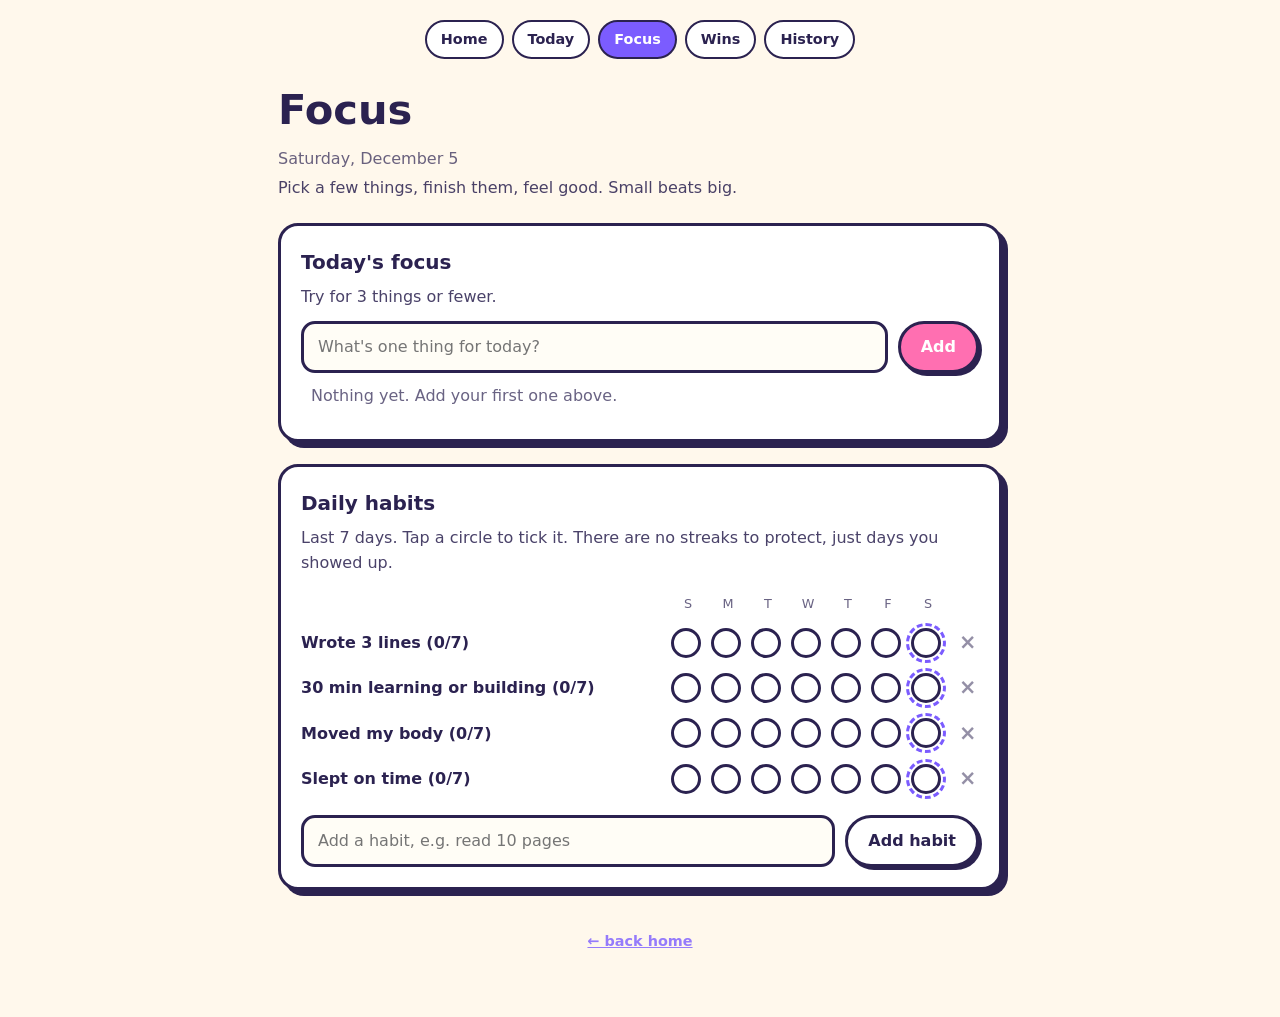
<file: tasks.html>
<!doctype html>
<html lang="en">
<head>
<meta charset="utf-8">
<meta name="viewport" content="width=device-width, initial-scale=1">
<meta name="robots" content="noindex">
<title>Focus · Jyoti</title>
<link rel="stylesheet" href="style.css">
</head>
<body>
<div class="wrap">
  <div id="nav"></div>
  <h1 class="page">Focus <small id="date"></small></h1>
  <p class="intro">Pick a few things, finish them, feel good. Small beats big.</p>

  <section class="card">
    <h2>Today's focus</h2>
    <p class="lead" id="count">Try for 3 things or fewer.</p>
    <div class="row">
      <input type="text" id="newtask" maxlength="120" placeholder="What's one thing for today?">
      <button id="addtask" type="button">Add</button>
    </div>
    <ul class="list" id="tasks"></ul>
    <div id="carry"></div>
  </section>

  <section class="card">
    <h2>Daily habits</h2>
    <p class="lead">Last 7 days. Tap a circle to tick it. There are no streaks to protect, just days you showed up.</p>
    <div id="habits"></div>
    <div class="row" style="margin-top:14px">
      <input type="text" id="newhabit" maxlength="40" placeholder="Add a habit, e.g. read 10 pages">
      <button id="addhabit" type="button" class="alt">Add habit</button>
    </div>
  </section>

  <footer><a href="index.html">← back home</a></footer>
</div>

<script src="app.js"></script>
<script>
(function () {
  J.nav("focus");
  var key = J.today();
  var $ = function (id) { return document.getElementById(id); };
  $("date").textContent = J.pretty(key);

  /* ---------- tasks ---------- */
  var tasks = J.load("tasks", {});
  function persist() { J.save("tasks", tasks); }

  function renderTasks() {
    var ul = $("tasks");
    ul.innerHTML = "";
    var L = tasks[key] || [];
    if (!L.length) {
      var em = document.createElement("li");
      em.className = "empty";
      em.style.cursor = "default";
      em.textContent = "Nothing yet. Add your first one above.";
      ul.appendChild(em);
    }
    L.forEach(function (t, i) {
      var li = document.createElement("li");
      if (t.d) li.className = "done";
      var box = document.createElement("span"); box.className = "box";
      var tx = document.createElement("span"); tx.className = "t"; tx.textContent = t.t;
      var x = document.createElement("button");
      x.className = "x"; x.type = "button"; x.textContent = "×"; x.setAttribute("aria-label", "Delete task");
      li.addEventListener("click", function (ev) {
        t.d = !t.d; persist(); renderTasks();
        if (t.d) J.spark(ev.clientX, ev.clientY, 6);
      });
      x.addEventListener("click", function (ev) {
        ev.stopPropagation(); L.splice(i, 1); persist(); renderTasks();
      });
      li.appendChild(box); li.appendChild(tx); li.appendChild(x);
      ul.appendChild(li);
    });
    var done = L.filter(function (t) { return t.d; }).length;
    $("count").textContent = !L.length ? "Try for 3 things or fewer."
      : done === L.length ? "All done for today. Nice. 🎉"
      : done + " of " + L.length + " done.";

    // carry-over from yesterday
    var carry = $("carry");
    carry.innerHTML = "";
    var mine = L.map(function (t) { return t.t; });
    var Y = (tasks[J.shift(key, -1)] || []).filter(function (t) { return !t.d && mine.indexOf(t.t) < 0; });
    if (Y.length) {
      var p = document.createElement("p");
      p.className = "note"; p.style.marginTop = "14px";
      p.textContent = "Unfinished from yesterday (tap to bring over):";
      carry.appendChild(p);
      Y.forEach(function (t) {
        var b = document.createElement("span");
        b.className = "pill"; b.textContent = "↪ " + t.t;
        b.addEventListener("click", function () { add(t.t); });
        carry.appendChild(b);
      });
    }
  }
  function add(text) {
    text = text.trim();
    if (!text) return;
    (tasks[key] = tasks[key] || []).push({ t: text, d: false });
    persist(); renderTasks();
  }
  $("addtask").addEventListener("click", function () { add($("newtask").value); $("newtask").value = ""; $("newtask").focus(); });
  $("newtask").addEventListener("keydown", function (e) { if (e.key === "Enter") { add(this.value); this.value = ""; } });
  renderTasks();

  /* ---------- habits ---------- */
  var H = J.load("habits", null) || {
    list: ["Wrote 3 lines", "30 min learning or building", "Moved my body", "Slept on time"],
    log: {}
  };
  function saveH() { J.save("habits", H); }

  function renderHabits() {
    var wrap = $("habits");
    wrap.innerHTML = "";
    var days = [];
    for (var i = 6; i >= 0; i--) days.push(J.shift(key, -i));

    var head = document.createElement("div");
    head.className = "habit head";
    head.innerHTML = "<span></span>" + days.map(function (d) {
      return "<span>" + J.dt(d).toLocaleDateString(undefined, { weekday: "narrow" }) + "</span>";
    }).join("") + "<span></span>";
    wrap.appendChild(head);

    if (!H.list.length) {
      var em = document.createElement("p");
      em.className = "empty"; em.textContent = "No habits yet. Add one below.";
      wrap.appendChild(em);
    }
    H.list.forEach(function (name, idx) {
      var row = document.createElement("div");
      row.className = "habit";
      var nm = document.createElement("span");
      nm.className = "name";
      var n = days.filter(function (d) { return H.log[d] && H.log[d][name]; }).length;
      nm.textContent = name + " (" + n + "/7)";
      row.appendChild(nm);
      days.forEach(function (d) {
        var b = document.createElement("button");
        b.type = "button";
        b.className = "dot" + (H.log[d] && H.log[d][name] ? " on" : "") + (d === key ? " today" : "");
        b.setAttribute("aria-label", name + " on " + d);
        b.addEventListener("click", function (ev) {
          H.log[d] = H.log[d] || {};
          H.log[d][name] = !H.log[d][name];
          saveH(); renderHabits();
          if (H.log[d][name]) J.spark(ev.clientX, ev.clientY, 4);
        });
        row.appendChild(b);
      });
      var x = document.createElement("button");
      x.className = "x"; x.type = "button"; x.textContent = "×"; x.setAttribute("aria-label", "Remove habit");
      x.addEventListener("click", function () {
        if (confirm("Remove the habit “" + name + "”?")) { H.list.splice(idx, 1); saveH(); renderHabits(); }
      });
      row.appendChild(x);
      wrap.appendChild(row);
    });
  }
  function addHabit() {
    var v = $("newhabit").value.trim();
    if (!v || H.list.indexOf(v) >= 0) return;
    H.list.push(v); saveH(); $("newhabit").value = ""; renderHabits();
  }
  $("addhabit").addEventListener("click", addHabit);
  $("newhabit").addEventListener("keydown", function (e) { if (e.key === "Enter") addHabit(); });
  renderHabits();
})();
</script>
</body>
</html>
</file>
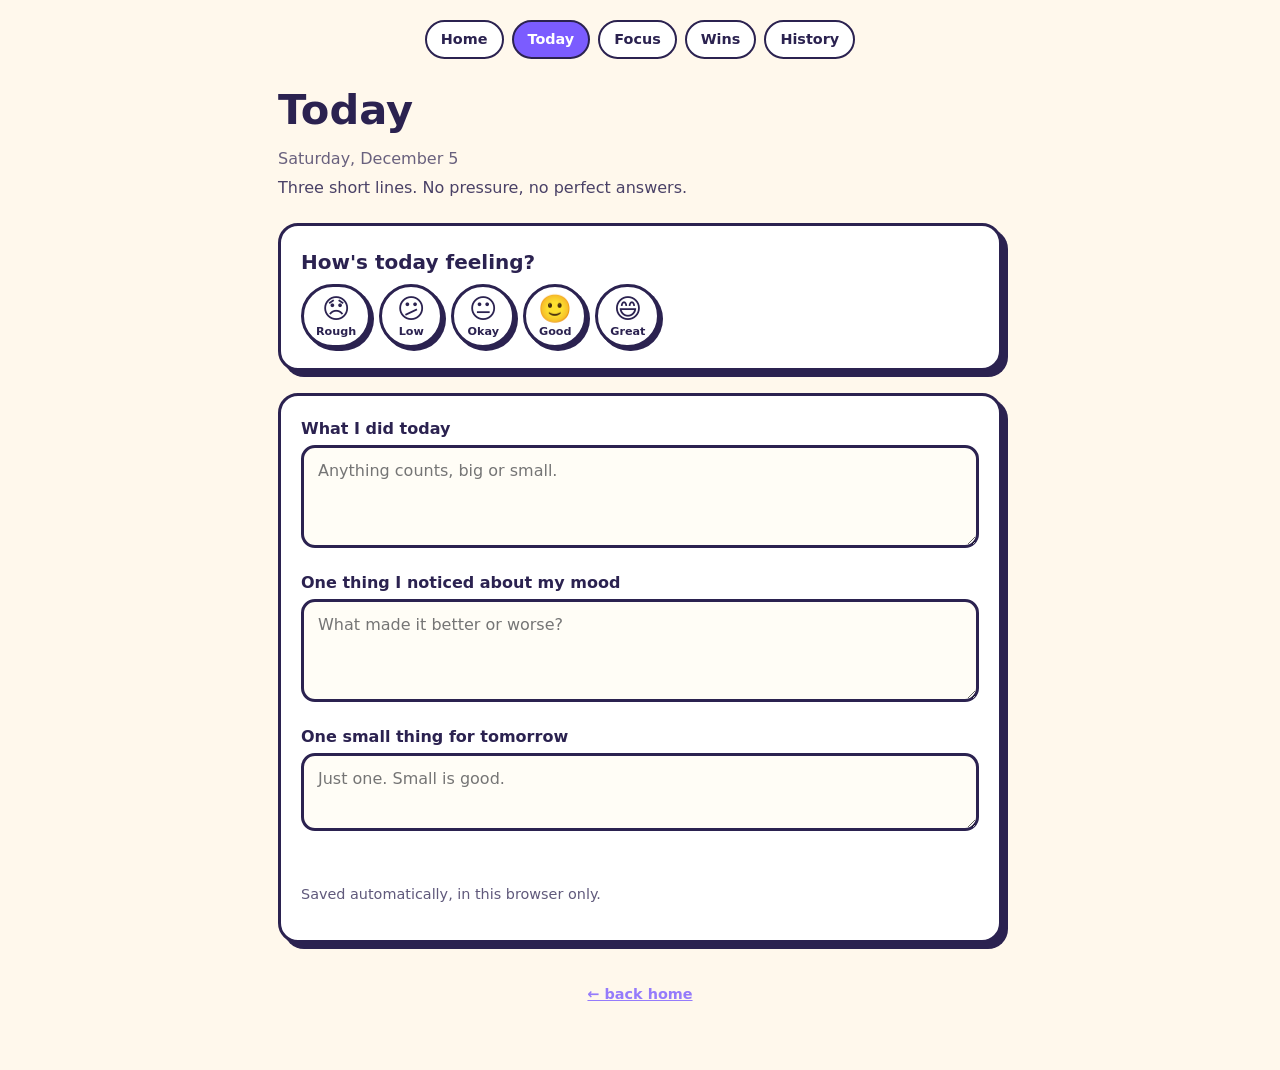
<file: today.html>
<!doctype html>
<html lang="en">
<head>
<meta charset="utf-8">
<meta name="viewport" content="width=device-width, initial-scale=1">
<meta name="robots" content="noindex">
<title>Today · Jyoti</title>
<link rel="stylesheet" href="style.css">
</head>
<body>
<div class="wrap">
  <div id="nav"></div>
  <h1 class="page">Today <small id="date"></small></h1>
  <p class="intro">Three short lines. No pressure, no perfect answers.</p>

  <div id="yest"></div>

  <section class="card">
    <h2>How's today feeling?</h2>
    <div class="moods" id="moods"></div>
  </section>

  <section class="card" id="support" hidden>
    <h2>Heavy day. That's allowed. 💜</h2>
    <p class="lead">You don't have to fix it today. Just getting through it is enough. If it feels like too much, tell someone you trust, like your partner or your brother. You can also call <b>Tele-MANAS: 14416</b> (free, 24/7).</p>
  </section>

  <section class="card">
    <label for="did" style="margin-top:0">What I did today</label>
    <textarea id="did" rows="3" placeholder="Anything counts, big or small."></textarea>

    <label for="noticed">One thing I noticed about my mood</label>
    <textarea id="noticed" rows="3" placeholder="What made it better or worse?"></textarea>

    <label for="tomorrow">One small thing for tomorrow</label>
    <textarea id="tomorrow" rows="2" placeholder="Just one. Small is good."></textarea>

    <p id="saved"></p>
    <p class="note">Saved automatically, in this browser only.</p>
  </section>

  <footer><a href="index.html">← back home</a></footer>
</div>

<script src="app.js"></script>
<script>
(function () {
  J.nav("today");
  var key = J.today();
  document.getElementById("date").textContent = J.pretty(key);

  var entries = J.load("entries", {});
  var e = entries[key] || { mood: 0, did: "", noticed: "", tomorrow: "" };

  // yesterday's promise
  var y = entries[J.shift(key, -1)];
  if (y && y.tomorrow) {
    var box = document.createElement("section");
    box.className = "card";
    var h = document.createElement("h2");
    h.textContent = "Yesterday, you wrote:";
    var p = document.createElement("p");
    p.className = "lead";
    p.textContent = "“" + y.tomorrow + "”. How did that go?";
    box.appendChild(h); box.appendChild(p);
    document.getElementById("yest").appendChild(box);
  }

  // moods
  var mbox = document.getElementById("moods");
  var support = document.getElementById("support");
  for (var i = 1; i <= 5; i++) {
    var b = document.createElement("button");
    b.type = "button";
    b.setAttribute("data-m", i);
    b.innerHTML = J.moods[i].e + "<small>" + J.moods[i].l + "</small>";
    mbox.appendChild(b);
  }
  function showMood() {
    Array.prototype.forEach.call(mbox.children, function (b) {
      b.classList.toggle("sel", +b.getAttribute("data-m") === e.mood);
    });
    support.hidden = !(e.mood >= 1 && e.mood <= 2);
  }
  mbox.addEventListener("click", function (ev) {
    var b = ev.target.closest("button");
    if (!b) return;
    var m = +b.getAttribute("data-m");
    e.mood = e.mood === m ? 0 : m;
    showMood(); save();
  });

  // text fields
  var timer = null, savedEl = document.getElementById("saved");
  ["did", "noticed", "tomorrow"].forEach(function (f) {
    var el = document.getElementById(f);
    el.value = e[f] || "";
    el.addEventListener("input", function () {
      e[f] = el.value;
      clearTimeout(timer);
      timer = setTimeout(save, 400);
    });
  });

  function save() {
    var all = J.load("entries", {});
    if (!e.mood && !e.did && !e.noticed && !e.tomorrow) delete all[key];
    else all[key] = e;
    var ok = J.save("entries", all);
    savedEl.textContent = ok ? "Saved ✓" : "Couldn't save. Is your browser blocking storage?";
  }
  showMood();
})();
</script>
</body>
</html>
</file>
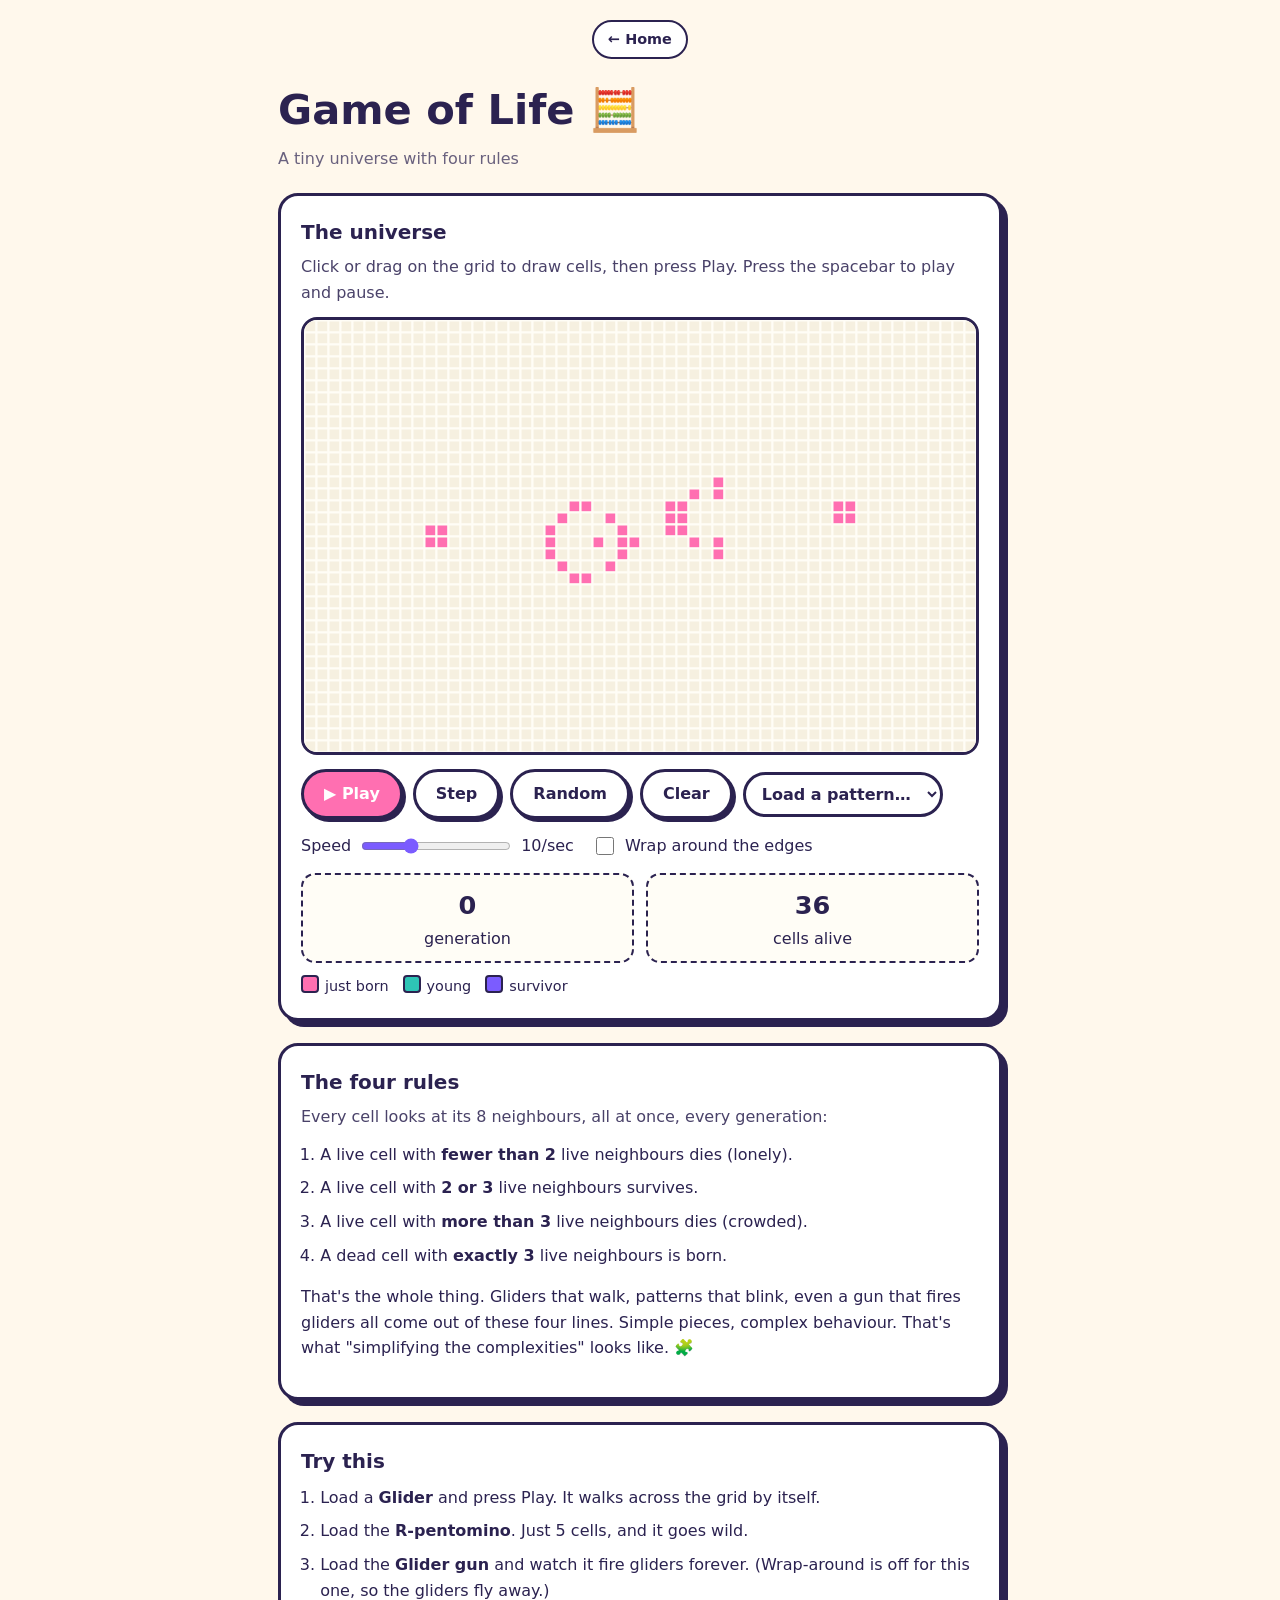
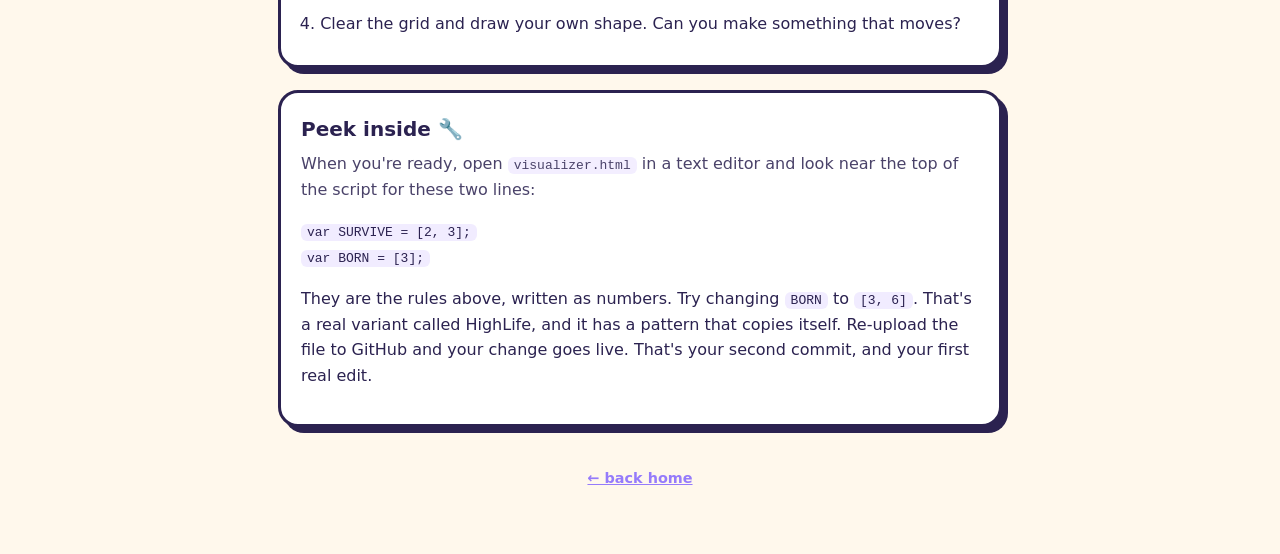
<file: visualizer.html>
<!doctype html>
<html lang="en">
<head>
<meta charset="utf-8">
<meta name="viewport" content="width=device-width, initial-scale=1">
<meta name="description" content="Conway's Game of Life: a tiny universe with four simple rules. Draw cells and watch them evolve.">
<title>Game of Life · Jyoti</title>
<link rel="stylesheet" href="style.css">
<style>
  canvas#life {
    width: 100%; height: auto; display: block; background: #fffdf6;
    border: 3px solid var(--ink); border-radius: 16px; touch-action: none; cursor: crosshair;
  }
  .controls { display: flex; flex-wrap: wrap; gap: 10px; align-items: center; margin-top: 14px; }
  select {
    font: inherit; padding: 9px 12px; border: 3px solid var(--ink); border-radius: 999px;
    background: #fff; color: var(--ink); font-weight: bold;
  }
  .sliders { display: flex; flex-wrap: wrap; gap: 18px; align-items: center; margin-top: 14px; }
  .sliders label { margin: 0; font-weight: normal; display: flex; align-items: center; gap: 8px; }
  input[type=range] { accent-color: var(--purple); width: 150px; }
  input[type=checkbox] { accent-color: var(--purple); width: 18px; height: 18px; }
  .legend { display: flex; flex-wrap: wrap; gap: 14px; margin-top: 12px; font-size: .9rem; }
  .legend span::before {
    content: ""; display: inline-block; width: 14px; height: 14px; border-radius: 4px;
    border: 2px solid var(--ink); margin-right: 6px; vertical-align: -2px; background: var(--c);
  }
  ol.rules { padding-left: 1.2rem; margin: 6px 0 0; }
  ol.rules li { margin: 8px 0; }
  code { background: #f1ecff; padding: 1px 6px; border-radius: 6px; }
</style>
</head>
<body>
<div class="wrap">
  <nav><a href="index.html">← Home</a></nav>
  <h1 class="page">Game of Life 🧮 <small>A tiny universe with four rules</small></h1>

  <section class="card">
    <h2>The universe</h2>
    <p class="lead">Click or drag on the grid to draw cells, then press Play. Press the spacebar to play and pause.</p>
    <canvas id="life" aria-label="Game of Life grid. Click or drag to toggle cells."></canvas>

    <div class="controls">
      <button id="play" type="button">▶ Play</button>
      <button id="step" type="button" class="alt">Step</button>
      <button id="random" type="button" class="alt">Random</button>
      <button id="clear" type="button" class="alt">Clear</button>
      <select id="preset" aria-label="Load a pattern">
        <option value="">Load a pattern…</option>
        <option value="gun">Glider gun</option>
        <option value="glider">Glider</option>
        <option value="blinker">Blinker</option>
        <option value="pulsar">Pulsar</option>
        <option value="rpent">R-pentomino</option>
      </select>
    </div>

    <div class="sliders">
      <label>Speed <input type="range" id="speed" min="1" max="30" value="10"> <span id="speedv">10/sec</span></label>
      <label><input type="checkbox" id="wrap"> Wrap around the edges</label>
    </div>

    <div class="stats stat-row" style="display:flex;gap:12px;flex-wrap:wrap;margin-top:14px">
      <div class="stat"><b id="gen">0</b>generation</div>
      <div class="stat"><b id="alive">0</b>cells alive</div>
    </div>

    <div class="legend" aria-label="Colour legend">
      <span style="--c:#ff6fb1">just born</span>
      <span style="--c:#2ec4b6">young</span>
      <span style="--c:#7b5cff">survivor</span>
    </div>
  </section>

  <section class="card">
    <h2>The four rules</h2>
    <p class="lead">Every cell looks at its 8 neighbours, all at once, every generation:</p>
    <ol class="rules">
      <li>A live cell with <b>fewer than 2</b> live neighbours dies (lonely).</li>
      <li>A live cell with <b>2 or 3</b> live neighbours survives.</li>
      <li>A live cell with <b>more than 3</b> live neighbours dies (crowded).</li>
      <li>A dead cell with <b>exactly 3</b> live neighbours is born.</li>
    </ol>
    <p>That's the whole thing. Gliders that walk, patterns that blink, even a gun that fires gliders all come out of these four lines. Simple pieces, complex behaviour. That's what "simplifying the complexities" looks like. 🧩</p>
  </section>

  <section class="card">
    <h2>Try this</h2>
    <ol class="rules">
      <li>Load a <b>Glider</b> and press Play. It walks across the grid by itself.</li>
      <li>Load the <b>R-pentomino</b>. Just 5 cells, and it goes wild.</li>
      <li>Load the <b>Glider gun</b> and watch it fire gliders forever. (Wrap-around is off for this one, so the gliders fly away.)</li>
      <li>Clear the grid and draw your own shape. Can you make something that moves?</li>
    </ol>
  </section>

  <section class="card">
    <h2>Peek inside 🔧</h2>
    <p class="lead">When you're ready, open <code>visualizer.html</code> in a text editor and look near the top of the script for these two lines:</p>
    <p><code>var SURVIVE = [2, 3];</code><br><code>var BORN = [3];</code></p>
    <p>They are the rules above, written as numbers. Try changing <code>BORN</code> to <code>[3, 6]</code>. That's a real variant called HighLife, and it has a pattern that copies itself. Re-upload the file to GitHub and your change goes live. That's your second commit, and your first real edit.</p>
  </section>

  <footer><a href="index.html">← back home</a></footer>
</div>

<script>
(function () {
  // The rules. Change these numbers to invent a new universe.
  var SURVIVE = [2, 3];
  var BORN = [3];

  var COLS = 56, ROWS = 36, CELL = 16;
  var cv = document.getElementById("life"), ctx = cv.getContext("2d");
  cv.width = COLS * CELL;
  cv.height = ROWS * CELL;

  // Each cell stores its age: 0 = dead, 1 = just born, higher = survived longer.
  var cur = new Uint8Array(COLS * ROWS), nxt = new Uint8Array(COLS * ROWS);
  var gen = 0, running = false, wrap = false, speed = 10, last = 0, acc = 0;
  var $ = function (id) { return document.getElementById(id); };

  var PATTERNS = {
    gun: { wrap: false, rows: [
      "........................O...........",
      "......................O.O...........",
      "............OO......OO............OO",
      "...........O...O....OO............OO",
      "OO........O.....O...OO..............",
      "OO........O...O.OO....O.O...........",
      "..........O.....O.......O...........",
      "...........O...O....................",
      "............OO......................"
    ] },
    glider: { wrap: true, rows: [".O.", "..O", "OOO"] },
    blinker: { wrap: true, rows: ["OOO"] },
    pulsar: { wrap: true, rows: [
      "..OOO...OOO..", ".............",
      "O....O.O....O", "O....O.O....O", "O....O.O....O",
      "..OOO...OOO..", ".............",
      "..OOO...OOO..",
      "O....O.O....O", "O....O.O....O", "O....O.O....O",
      ".............", "..OOO...OOO.."
    ] },
    rpent: { wrap: true, rows: [".OO", "OO.", ".O."] }
  };

  // Apply the rules to every cell at once.
  function step() {
    for (var y = 0; y < ROWS; y++) {
      for (var x = 0; x < COLS; x++) {
        var n = 0;
        for (var dy = -1; dy <= 1; dy++) {
          for (var dx = -1; dx <= 1; dx++) {
            if (!dx && !dy) continue;
            var nx = x + dx, ny = y + dy;
            if (wrap) { nx = (nx + COLS) % COLS; ny = (ny + ROWS) % ROWS; }
            else if (nx < 0 || ny < 0 || nx >= COLS || ny >= ROWS) continue;
            if (cur[ny * COLS + nx]) n++;
          }
        }
        var i = y * COLS + x;
        if (cur[i]) nxt[i] = SURVIVE.indexOf(n) >= 0 ? Math.min(cur[i] + 1, 255) : 0;
        else nxt[i] = BORN.indexOf(n) >= 0 ? 1 : 0;
      }
    }
    var t = cur; cur = nxt; nxt = t;
    gen++;
  }

  function draw() {
    ctx.fillStyle = "#fffdf6";
    ctx.fillRect(0, 0, cv.width, cv.height);
    var alive = 0;
    for (var j = 0; j < cur.length; j++) {
      var a = cur[j];
      if (a) alive++;
      ctx.fillStyle = !a ? "#f6f0e0" : a === 1 ? "#ff6fb1" : a <= 5 ? "#2ec4b6" : "#7b5cff";
      ctx.fillRect((j % COLS) * CELL + 2, Math.floor(j / COLS) * CELL + 2, CELL - 3, CELL - 3);
    }
    $("gen").textContent = gen;
    $("alive").textContent = alive;
  }

  function clearAll() { cur.fill(0); nxt.fill(0); gen = 0; }

  function load(name) {
    var p = PATTERNS[name];
    if (!p) return;
    clearAll();
    var h = p.rows.length, w = p.rows[0].length;
    var ox = Math.floor((COLS - w) / 2), oy = Math.floor((ROWS - h) / 2);
    p.rows.forEach(function (row, y) {
      for (var x = 0; x < row.length; x++) if (row[x] === "O") cur[(oy + y) * COLS + ox + x] = 1;
    });
    wrap = p.wrap;
    $("wrap").checked = wrap;
    draw();
  }

  // Playing
  function frame(t) {
    if (!running) return;
    if (!last) last = t;
    acc += t - last; last = t;
    var interval = 1000 / speed, n = 0;
    while (acc >= interval && n < 5) { step(); acc -= interval; n++; }
    if (acc > interval) acc = 0;
    if (n) draw();
    requestAnimationFrame(frame);
  }
  function setRunning(v) {
    running = v;
    $("play").textContent = v ? "⏸ Pause" : "▶ Play";
    if (v) { last = 0; acc = 0; requestAnimationFrame(frame); }
  }

  // Drawing with the mouse or finger
  var painting = false, paintVal = 1;
  function cellAt(e) {
    var r = cv.getBoundingClientRect();
    var x = Math.floor((e.clientX - r.left) / r.width * COLS);
    var y = Math.floor((e.clientY - r.top) / r.height * ROWS);
    return (x < 0 || y < 0 || x >= COLS || y >= ROWS) ? -1 : y * COLS + x;
  }
  cv.addEventListener("pointerdown", function (e) {
    var i = cellAt(e);
    if (i < 0) return;
    painting = true;
    paintVal = cur[i] ? 0 : 1;
    cur[i] = paintVal;
    try { cv.setPointerCapture(e.pointerId); } catch (err) {}
    draw();
  });
  cv.addEventListener("pointermove", function (e) {
    if (!painting) return;
    var i = cellAt(e);
    if (i >= 0 && (cur[i] > 0) !== (paintVal > 0)) { cur[i] = paintVal; draw(); }
  });
  function stop() { painting = false; }
  cv.addEventListener("pointerup", stop);
  cv.addEventListener("pointercancel", stop);

  // Buttons
  $("play").addEventListener("click", function () { setRunning(!running); });
  $("step").addEventListener("click", function () { setRunning(false); step(); draw(); });
  $("random").addEventListener("click", function () {
    clearAll();
    for (var i = 0; i < cur.length; i++) cur[i] = Math.random() < 0.28 ? 1 : 0;
    draw();
  });
  $("clear").addEventListener("click", function () { setRunning(false); clearAll(); draw(); });
  $("preset").addEventListener("change", function () { if (this.value) { setRunning(false); load(this.value); } });
  $("speed").addEventListener("input", function () { speed = +this.value; $("speedv").textContent = speed + "/sec"; });
  $("wrap").addEventListener("change", function () { wrap = this.checked; });
  document.addEventListener("keydown", function (e) {
    var tag = (e.target.tagName || "").toLowerCase();
    if (e.code === "Space" && tag !== "button" && tag !== "select" && tag !== "input") {
      e.preventDefault();
      setRunning(!running);
    }
  });

  load("gun");
})();
</script>
</body>
</html>
</file>
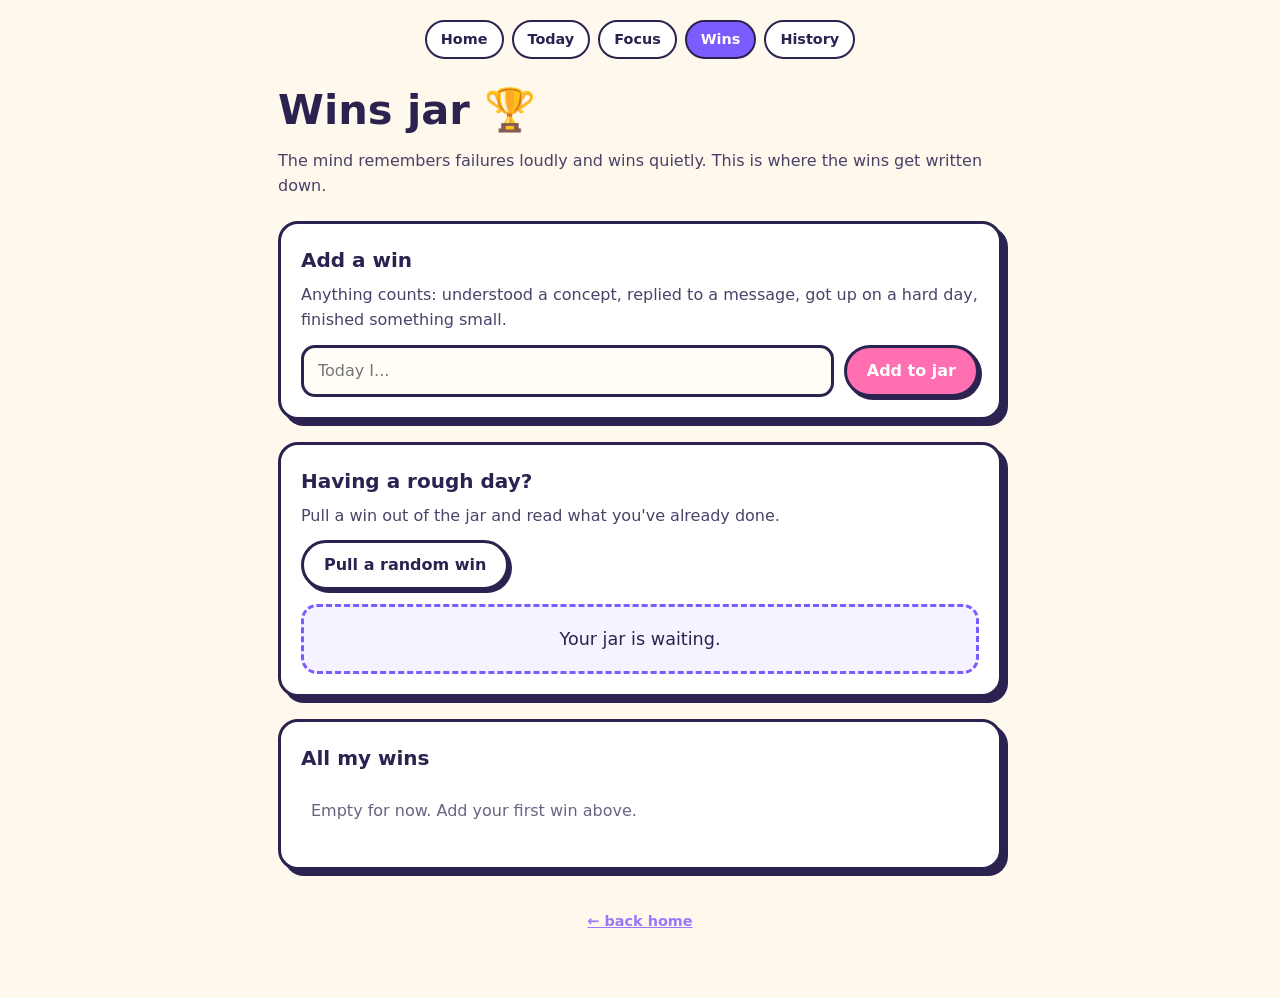
<file: wins.html>
<!doctype html>
<html lang="en">
<head>
<meta charset="utf-8">
<meta name="viewport" content="width=device-width, initial-scale=1">
<meta name="robots" content="noindex">
<title>Wins · Jyoti</title>
<link rel="stylesheet" href="style.css">
</head>
<body>
<div class="wrap">
  <div id="nav"></div>
  <h1 class="page">Wins jar 🏆</h1>
  <p class="intro">The mind remembers failures loudly and wins quietly. This is where the wins get written down.</p>

  <section class="card">
    <h2>Add a win</h2>
    <p class="lead">Anything counts: understood a concept, replied to a message, got up on a hard day, finished something small.</p>
    <div class="row">
      <input type="text" id="newwin" maxlength="200" placeholder="Today I...">
      <button id="addwin" type="button">Add to jar</button>
    </div>
  </section>

  <section class="card">
    <h2>Having a rough day?</h2>
    <p class="lead">Pull a win out of the jar and read what you've already done.</p>
    <button id="pull" type="button" class="alt">Pull a random win</button>
    <div class="winbox" id="winbox">Your jar is waiting.</div>
  </section>

  <section class="card">
    <h2>All my wins <span id="n" class="note"></span></h2>
    <div id="all"></div>
  </section>

  <footer><a href="index.html">← back home</a></footer>
</div>

<script src="app.js"></script>
<script>
(function () {
  J.nav("wins");
  var $ = function (id) { return document.getElementById(id); };
  var wins = J.load("wins", []);
  function persist() { J.save("wins", wins); }

  function render() {
    var box = $("all");
    box.innerHTML = "";
    $("n").textContent = wins.length ? "(" + wins.length + ")" : "";
    if (!wins.length) {
      var p = document.createElement("p");
      p.className = "empty"; p.textContent = "Empty for now. Add your first win above.";
      box.appendChild(p);
      return;
    }
    wins.forEach(function (w, i) {
      var row = document.createElement("div"); row.className = "win";
      var d = document.createElement("span"); d.className = "d";
      d.textContent = J.dt(w.d).toLocaleDateString(undefined, { day: "numeric", month: "short" });
      var t = document.createElement("span"); t.className = "tx"; t.textContent = w.t;
      var x = document.createElement("button");
      x.className = "x"; x.type = "button"; x.textContent = "×"; x.setAttribute("aria-label", "Delete win");
      x.addEventListener("click", function () { wins.splice(i, 1); persist(); render(); });
      row.appendChild(d); row.appendChild(t); row.appendChild(x);
      box.appendChild(row);
    });
  }
  function add(ev) {
    var v = $("newwin").value.trim();
    if (!v) return;
    wins.unshift({ d: J.today(), t: v });
    persist(); $("newwin").value = ""; render();
    if (ev && ev.clientX !== undefined) J.spark(ev.clientX, ev.clientY, 8);
  }
  $("addwin").addEventListener("click", add);
  $("newwin").addEventListener("keydown", function (e) { if (e.key === "Enter") add(); });
  $("pull").addEventListener("click", function (ev) {
    var b = $("winbox");
    if (!wins.length) { b.textContent = "Nothing in the jar yet. Add a win first, and it'll be here when you need it."; return; }
    var w = wins[Math.floor(Math.random() * wins.length)];
    b.textContent = "“" + w.t + "” (" + J.pretty(w.d) + ")";
    J.spark(ev.clientX, ev.clientY, 6);
  });
  render();
})();
</script>
</body>
</html>
</file>
<file: style.css>
:root {
  --bg: #fff8ec; --ink: #2b2250; --pink: #ff6fb1; --yellow: #ffd23f;
  --teal: #2ec4b6; --purple: #7b5cff; --card: #ffffff;
}
* { box-sizing: border-box; }
html { scroll-behavior: smooth; }
body {
  margin: 0; font-family: "Trebuchet MS", "Segoe UI", system-ui, sans-serif;
  background: var(--bg); color: var(--ink); line-height: 1.6; overflow-x: hidden;
}
.wrap { max-width: 760px; margin: 0 auto; padding: 20px 18px 64px; }

nav { display: flex; justify-content: center; flex-wrap: wrap; gap: 8px; margin-bottom: 14px; }
nav a {
  color: var(--ink); text-decoration: none; font-weight: bold; font-size: .9rem;
  padding: 6px 14px; border: 2px solid var(--ink); border-radius: 999px; background: #fff;
  transition: transform .15s, background .15s;
}
nav a:hover { background: var(--yellow); transform: translateY(-2px) rotate(-2deg); }
nav a.on { background: var(--purple); color: #fff; }

h1.page { font-size: clamp(1.8rem, 6vw, 2.6rem); margin: 18px 0 4px; }
h1.page small { display: block; font-size: 1rem; font-weight: normal; opacity: .7; margin-top: 2px; }
.intro { margin: 0 0 6px; opacity: .85; }

.card {
  background: var(--card); border: 3px solid var(--ink); border-radius: 20px;
  padding: 20px; margin-top: 22px; box-shadow: 6px 6px 0 var(--ink);
}
.card[hidden] { display: none; }
.card h2 { margin: 0 0 6px; font-size: 1.25rem; }
.card p.lead { margin: 0 0 12px; opacity: .85; }
.note { font-size: .9rem; opacity: .75; }

button {
  font: inherit; font-weight: bold; cursor: pointer;
  background: var(--pink); color: #fff; border: 3px solid var(--ink);
  border-radius: 999px; padding: 9px 20px; box-shadow: 3px 3px 0 var(--ink);
}
button:active { transform: translate(2px, 2px); box-shadow: 1px 1px 0 var(--ink); }
button.alt { background: #fff; color: var(--ink); }
button.x {
  background: transparent; color: var(--ink); border: 0; box-shadow: none;
  padding: 0 8px; font-size: 1.3rem; opacity: .5;
}
button.x:hover { opacity: 1; }

label { display: block; font-weight: bold; margin: 14px 0 4px; }
input[type=text], textarea {
  width: 100%; font: inherit; padding: 10px 14px; border: 3px solid var(--ink);
  border-radius: 14px; background: #fffdf6; color: var(--ink);
}
textarea { resize: vertical; }
.row { display: flex; gap: 10px; flex-wrap: wrap; }
.row input[type=text] { flex: 1; min-width: 180px; }

.moods { display: flex; gap: 8px; flex-wrap: wrap; }
.moods button {
  background: #fff; color: var(--ink); font-size: 1.7rem; padding: 6px 12px;
  display: flex; flex-direction: column; align-items: center; line-height: 1.2; min-width: 64px;
}
.moods button small { font-size: .7rem; }
.moods button.sel { background: var(--yellow); }

.list { list-style: none; margin: 0; padding: 0; }
.list li {
  display: flex; align-items: center; gap: 12px; padding: 10px; border-radius: 14px;
  cursor: pointer; transition: background .2s;
}
.list li:hover { background: #fff3cf; }
.box {
  flex: none; width: 28px; height: 28px; border: 3px solid var(--ink); border-radius: 8px;
  display: grid; place-items: center; font-weight: bold; background: #fff;
}
.list li.done .box { background: var(--teal); }
.list li.done .box::after { content: "✓"; }
.list li.done .t { text-decoration: line-through; opacity: .6; }
.list .t { flex: 1; word-break: break-word; }
.empty { opacity: .7; padding: 8px 10px; }

.pill {
  display: inline-block; margin: 4px 6px 4px 0; padding: 6px 12px; border-radius: 999px;
  border: 2px solid var(--ink); background: var(--yellow); font-weight: bold; font-size: .9rem; cursor: pointer;
}

/* habits */
.habit { display: grid; grid-template-columns: 1fr repeat(7, 34px) 28px; gap: 6px; align-items: center; padding: 6px 0; }
.habit.head { font-size: .8rem; opacity: .7; text-align: center; }
.habit .name { font-weight: bold; text-align: left; word-break: break-word; }
.dot {
  width: 30px; height: 30px; border-radius: 50%; border: 3px solid var(--ink);
  background: #fff; padding: 0; box-shadow: none; cursor: pointer;
}
.dot.on { background: var(--teal); }
.dot.today { outline: 3px dashed var(--purple); outline-offset: 2px; }
.dot:active { transform: none; box-shadow: none; }
@media (max-width: 520px) {
  .habit { grid-template-columns: 1fr repeat(7, 28px) 22px; gap: 4px; }
  .dot { width: 26px; height: 26px; }
}

/* wins */
.winbox {
  margin-top: 14px; padding: 18px; border: 3px dashed var(--purple); border-radius: 16px;
  background: #f6f2ff; font-size: 1.1rem; text-align: center; min-height: 60px;
}
.win { display: flex; gap: 10px; align-items: flex-start; padding: 10px 0; border-bottom: 2px dashed #d9d2f0; }
.win:last-child { border-bottom: 0; }
.win .d { font-size: .8rem; opacity: .65; white-space: nowrap; margin-top: 3px; min-width: 70px; }
.win .tx { flex: 1; word-break: break-word; }

/* history */
.stats { display: flex; gap: 12px; flex-wrap: wrap; }
.stat { flex: 1; min-width: 120px; border: 2px dashed var(--ink); border-radius: 14px; padding: 10px; text-align: center; background: #fffdf6; }
.stat b { display: block; font-size: 1.6rem; }
.chart { width: 100%; height: 130px; }
.axis { display: flex; justify-content: space-between; font-size: .8rem; opacity: .65; }
details { border-bottom: 2px dashed #d9d2f0; padding: 8px 0; }
details:last-child { border-bottom: 0; }
summary { cursor: pointer; font-weight: bold; }
details p { margin: 6px 0; }
details p b { display: block; font-size: .85rem; opacity: .7; }

.spark { position: fixed; pointer-events: none; font-size: 1.4rem; animation: rise 1.1s ease-out forwards; z-index: 10; }
@keyframes rise { from { opacity: 1; transform: translateY(0) scale(.6); } to { opacity: 0; transform: translateY(-110px) scale(1.4) rotate(25deg); } }

#saved { min-height: 1.4em; font-size: .9rem; color: var(--purple); font-weight: bold; margin: 10px 0 0; }
footer { text-align: center; margin-top: 40px; font-size: .9rem; opacity: .8; }
footer a { color: var(--purple); font-weight: bold; }

@media (prefers-reduced-motion: reduce) { * { animation: none !important; transition: none !important; } }
</file>
